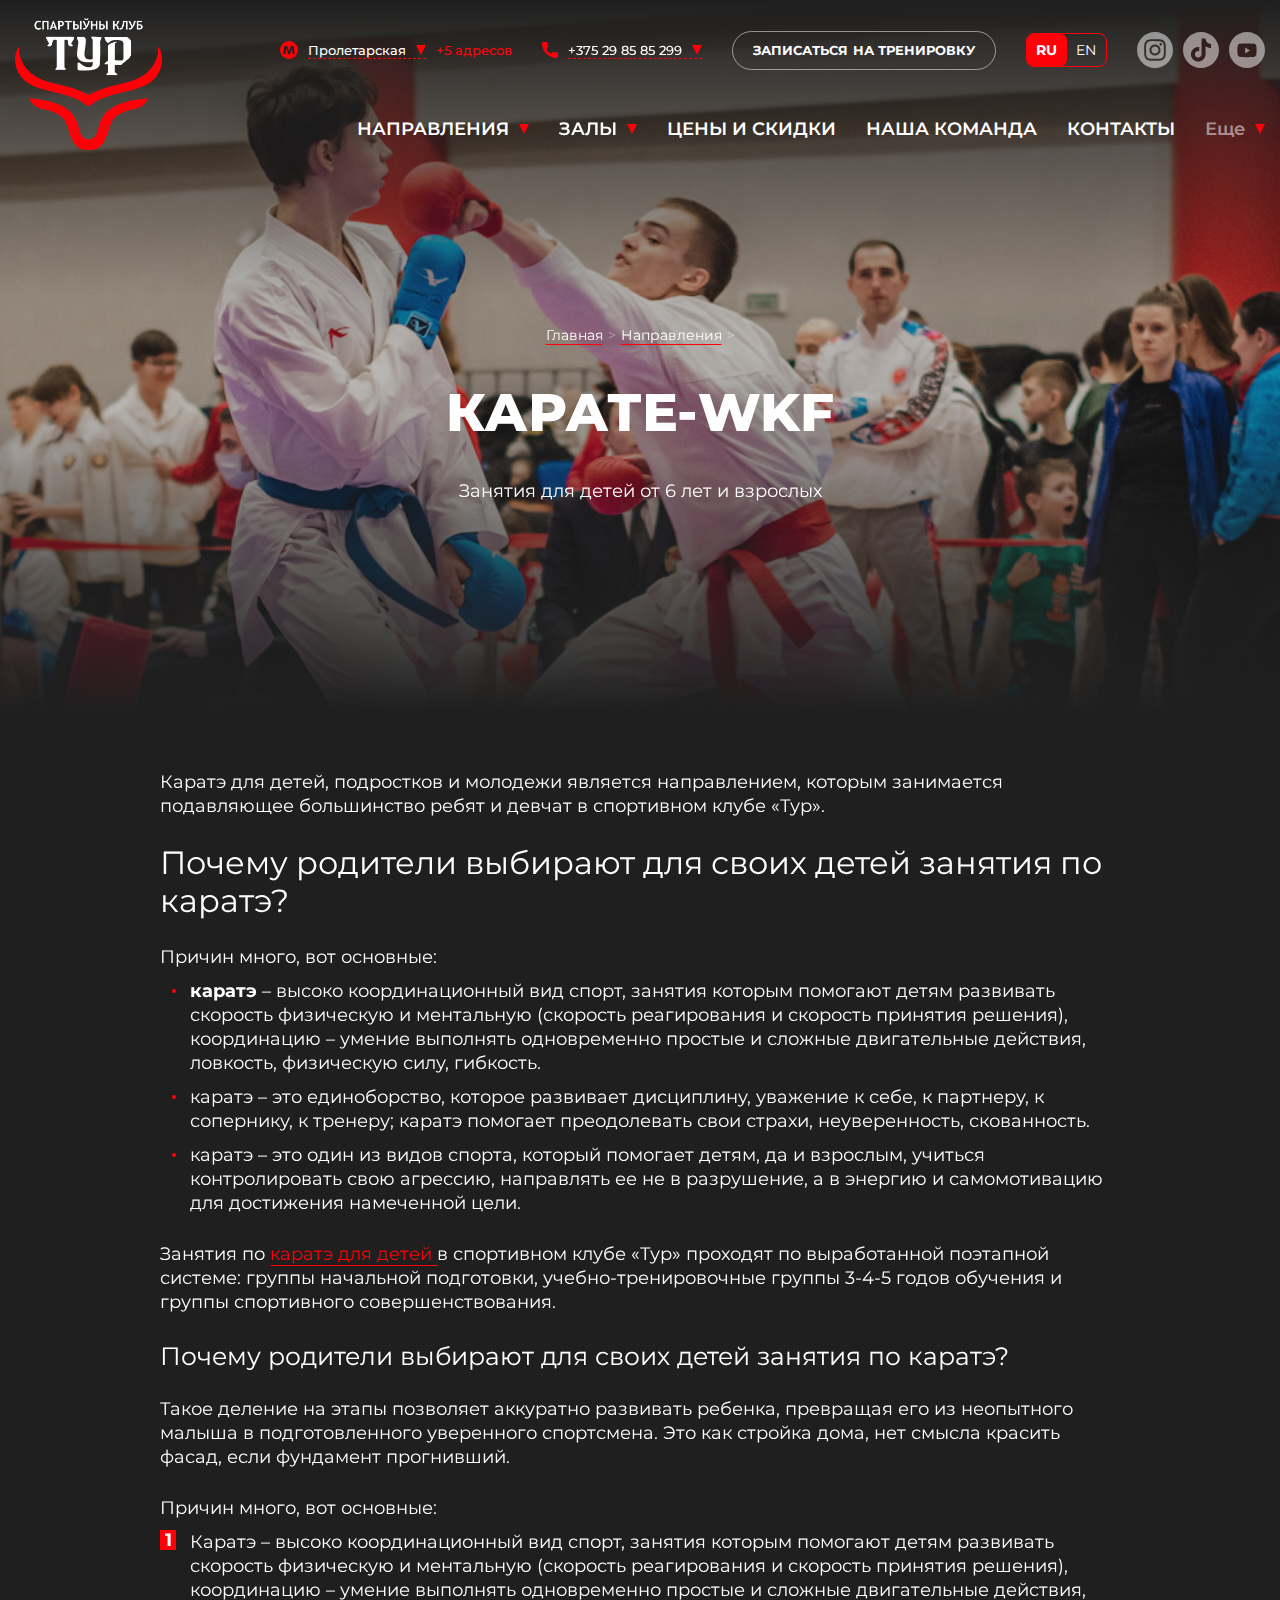
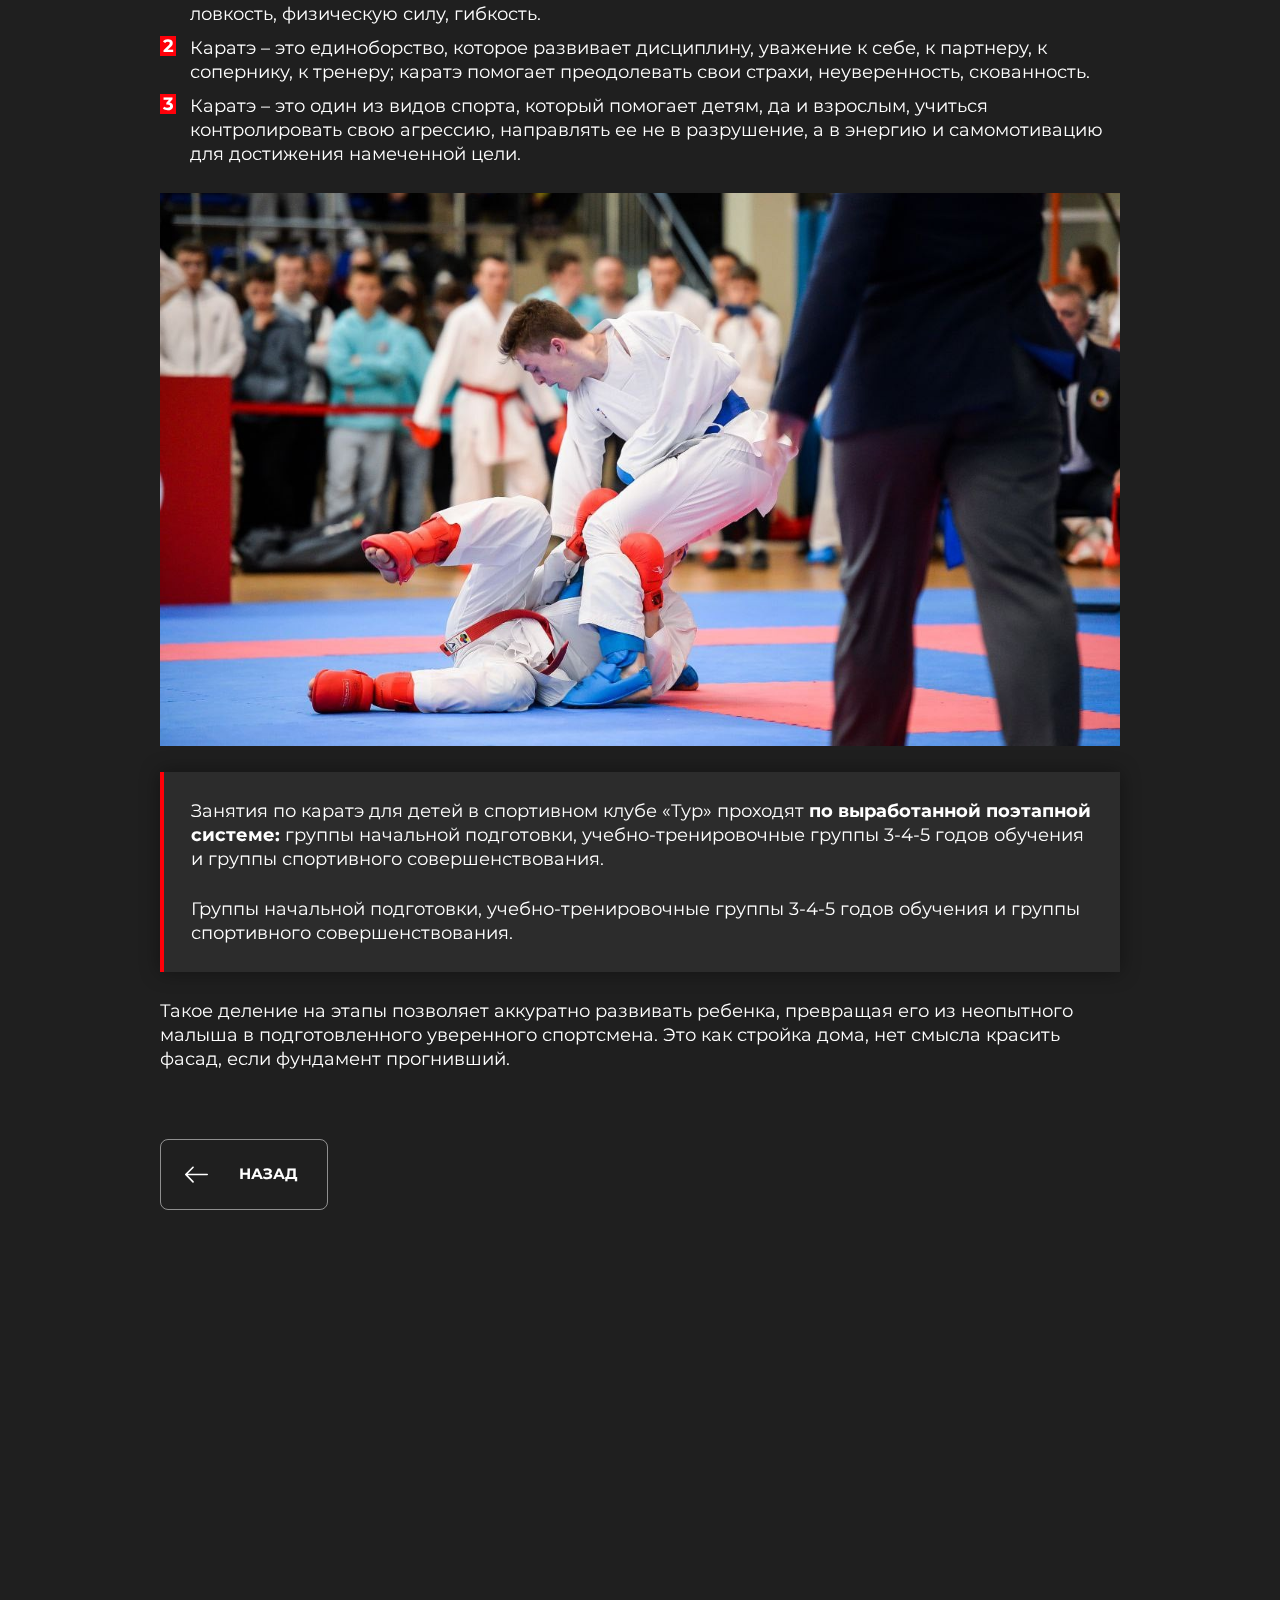
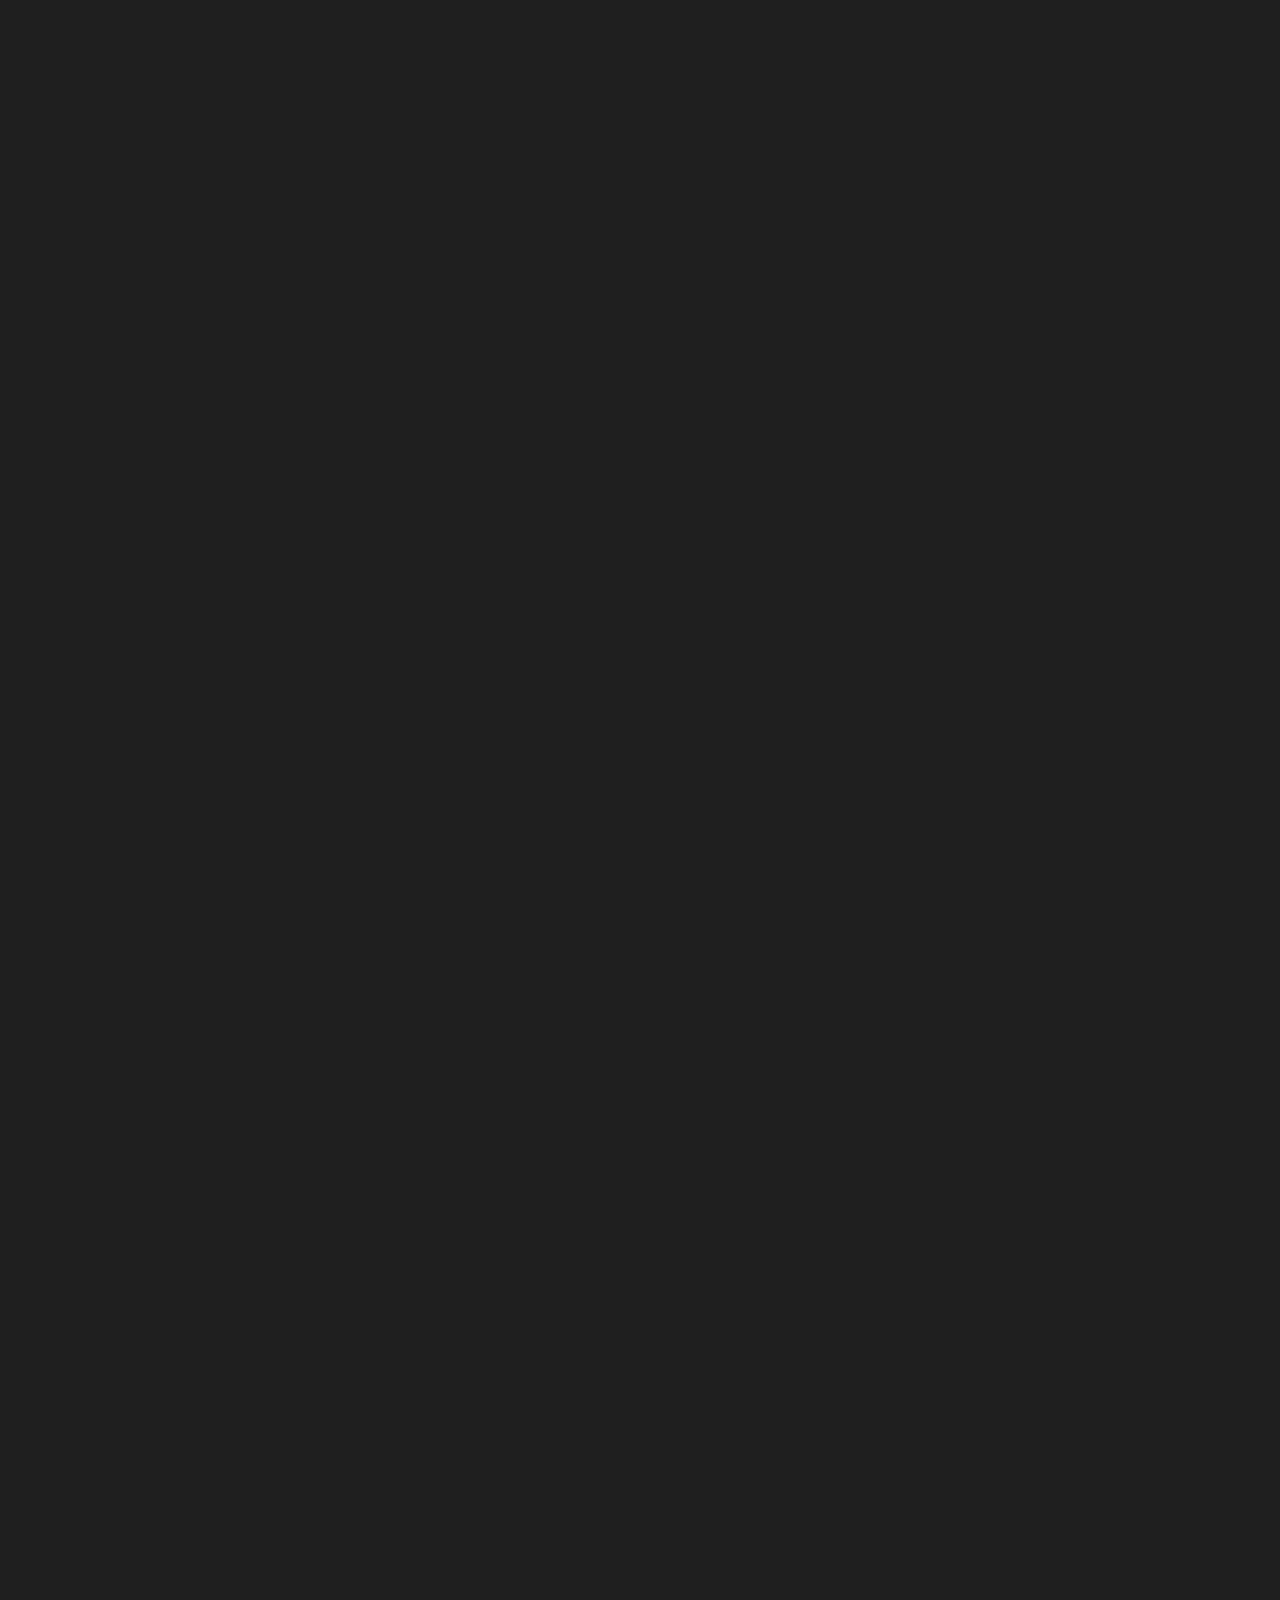
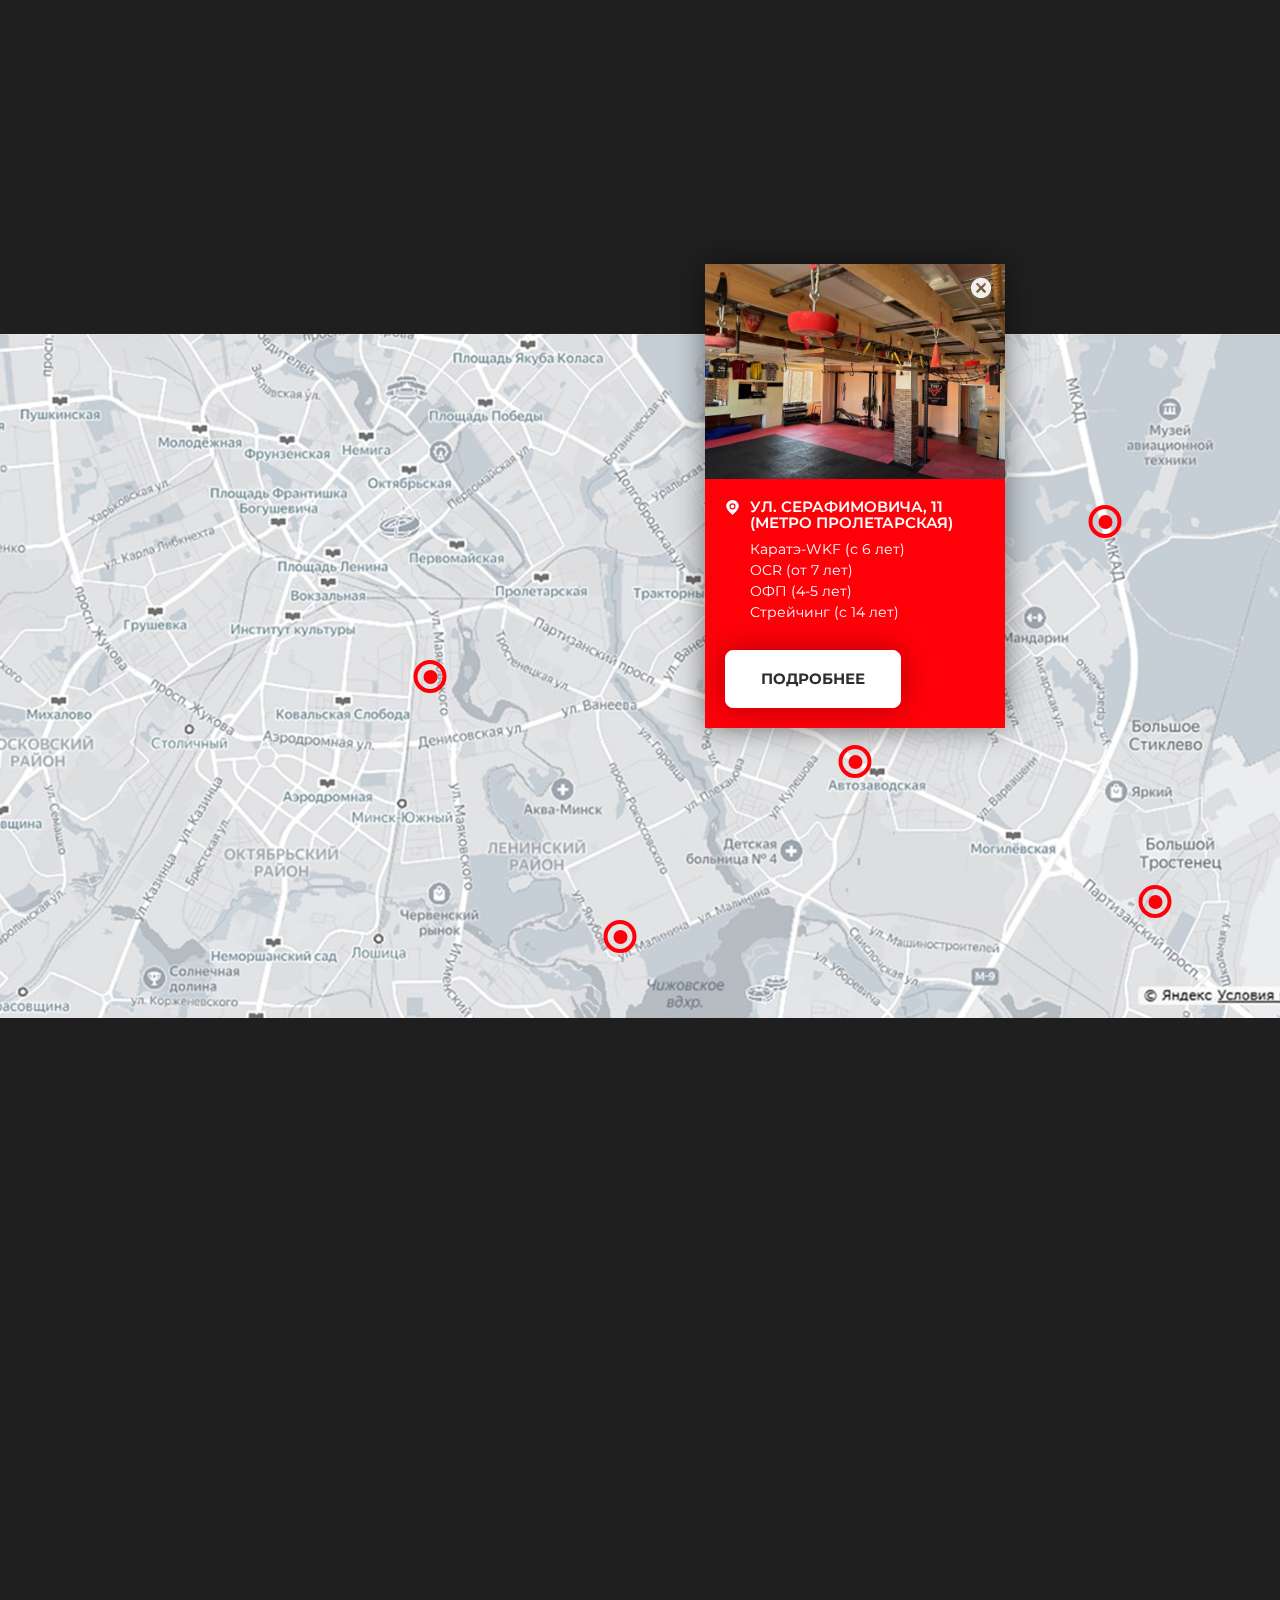
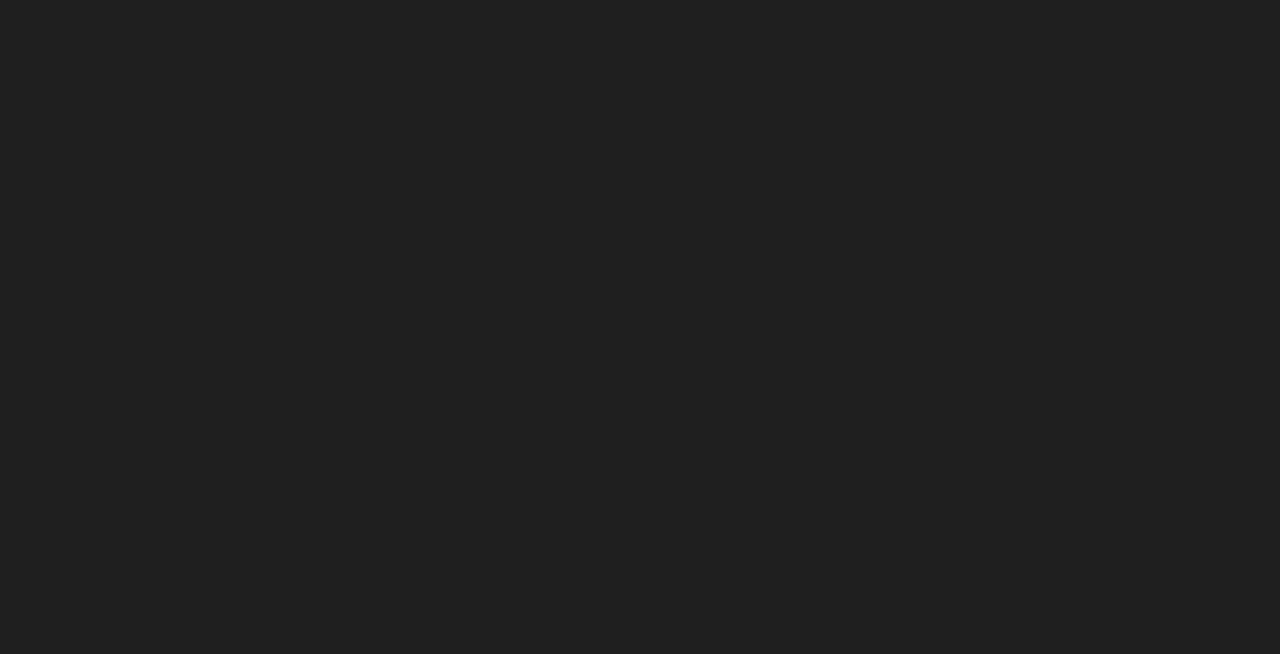
<file: directions.html>
<!DOCTYPE html>
<html lang="en">

<head>
    <meta charset="UTF-8">
    <meta http-equiv="X-UA-Compatible" content="IE=edge">
    <meta name="viewport" content="width=device-width, initial-scale=1.0">
    <title>Directions</title>
    <link rel="preconnect" href="https://fonts.googleapis.com">
    <link rel="preconnect" href="https://fonts.gstatic.com" crossorigin>
    <link href="https://fonts.googleapis.com/css2?family=Montserrat:ital,wght@0,100..900;1,100..900&display=swap"
        rel="stylesheet">
    <link rel="stylesheet" href="https://cdn.jsdelivr.net/npm/swiper@11/swiper-bundle.min.css" />
    <link rel="stylesheet" href="https://cdn.jsdelivr.net/npm/@fancyapps/ui@4.0/dist/fancybox.css" />
    <link href="https://unpkg.com/aos@2.3.1/dist/aos.css" rel="stylesheet">
    <link rel="stylesheet" href="css/style.min.css">
</head>

<body>

    <div class="big-wrapper">
        <header class="header" id="header">
            <div class="big-container">
                <div class="header__inner">
                    <a class="header__logo logo" href="#">
                        <img src="images/logo.png" alt="logo">
                    </a>
                    <div class="header__content header-content">
                        <div class="header-content__inner">
                            <div class="header-content__top header-top">
                                <div class="header-top__addresses header-addresses">
                                    <div class="header-addresses__head addresses-head">
                                        <svg xmlns="http://www.w3.org/2000/svg" viewBox="0 0 51.06 51.06">
                                            <g>
                                                <circle fill="#ff0009" cx="25.53" cy="25.53" r="25.53" />
                                                <path fill="#1f1f1f"
                                                    d="M41.08 35.96c.03.4-.15.67-.54.84-.4.15-1.11.24-2.13.24-.62 0-1.11-.01-1.49-.02-.37-.02-.66-.06-.86-.12-.19-.06-.33-.15-.41-.27-.07-.12-.11-.28-.13-.46l-1.26-11.41c-.04-.41-.09-.87-.13-1.38s-.07-1.02-.11-1.54c-.04-.53-.07-1.05-.11-1.56-.03-.52-.07-.98-.12-1.4l.02-.59c-.11.43-.24.89-.37 1.41-.14.5-.28 1.02-.44 1.54s-.31 1.05-.45 1.56c-.14.52-.28.98-.41 1.4l-3.72 11.76a1.3 1.3 0 0 1-.82.84c-.24.09-.53.15-.89.19-.35.04-.8.06-1.34.06-.49 0-.91-.02-1.25-.06s-.63-.11-.85-.19a1.06 1.06 0 0 1-.54-.34 1.06 1.06 0 0 1-.26-.53l-3.65-11.74c-.12-.41-.26-.88-.41-1.38s-.3-1.02-.45-1.55c-.15-.52-.29-1.04-.42-1.56-.14-.51-.25-.98-.35-1.41l.02.59c-.03.41-.07.88-.1 1.4s-.06 1.03-.11 1.56c-.05.52-.1 1.04-.15 1.54-.05.51-.08.97-.11 1.38l-1.21 11.27a1 1 0 0 1-.62.84c-.23.07-.53.13-.91.15-.38.02-.89.03-1.5.03-.55 0-1-.02-1.33-.05s-.59-.09-.78-.18a.62.62 0 0 1-.36-.33c-.05-.14-.07-.31-.06-.51l2.1-19.89a2.1 2.1 0 0 1 2.34-2.05h3.02c.64 0 1.18.05 1.63.15.45.09.83.26 1.16.5.34.24.62.56.84.98.22.41.42.93.59 1.55l2.39 7.29c.14.48.28.97.42 1.49.15.52.29 1.03.43 1.55.15.51.28 1.02.39 1.49.12.49.23.94.33 1.37l.02 0c.1-.43.2-.89.33-1.41.13-.51.26-1.02.39-1.55.14-.52.28-1.04.43-1.54.15-.51.29-.98.44-1.43l2.37-7.26c.15-.57.33-1.06.52-1.46.19-.41.44-.73.74-.98.3-.24.67-.42 1.12-.54.44-.12.99-.18 1.64-.18h2.99a2.1 2.1 0 0 1 2.36 2.05l2.12 19.89z" />
                                            </g>
                                        </svg>
                                        <div class="addresses-head__inner">
                                            <span>
                                                Пролетарская
                                            </span>
                                            <svg xmlns="http://www.w3.org/2000/svg" width="10" height="10"
                                                viewBox="0 0 10 10">
                                                <polygon points="0,0 10,0 5,10" fill="#ff0009" />
                                            </svg>
                                        </div>
                                        <span>
                                            +5 адресов
                                        </span>
                                    </div>
                                    <div class="header-addresses__dropdown addresses-dropdown">
                                        <div class="addresses-dropdown__head">
                                            <span>
                                                Все адреса
                                            </span>
                                            <svg xmlns="http://www.w3.org/2000/svg" width="10" height="10"
                                                viewBox="0 0 10 10">
                                                <polygon points="0,0 10,0 5,10" fill="#ff0009" />
                                            </svg>
                                        </div>
                                        <ul class="addresses-dropdown__list addresses-list">
                                            <li class="addresses-list__item">
                                                <a class="addresses-list__link" href="#">
                                                    Основной зал <br>
                                                    на ул.Серафимовича 11
                                                </a>
                                            </li>
                                            <li class="addresses-list__item">
                                                <a class="addresses-list__link" href="#">
                                                    Зал на ул.Антоновская 20
                                                </a>
                                            </li>
                                            <li class="addresses-list__item">
                                                <a class="addresses-list__link" href="#">
                                                    Зал на ул.Авангардная 42
                                                </a>
                                            </li>
                                            <li class="addresses-list__item">
                                                <a class="addresses-list__link" href="#">
                                                    Зал на ул.Гамарника 19 <br>
                                                    (Зелёный луг)
                                                </a>
                                            </li>
                                            <li class="addresses-list__item">
                                                <a class="addresses-list__link" href="#">
                                                    Зал на ул.Осипенко 17/2
                                                </a>
                                            </li>
                                            <li class="addresses-list__item">
                                                <a class="addresses-list__link" href="#">
                                                    Зал на ул.Бачило 13 <br>
                                                    (Шабаны)
                                                </a>
                                            </li>
                                        </ul>
                                    </div>
                                </div>
                                <div class="header-top__phone header-phone">
                                    <div class="header-phone__head phone-head">
                                        <svg xmlns="http://www.w3.org/2000/svg" viewBox="0 0 384 384">
                                            <path fill="#ff0009"
                                                d="M353.188,252.052c-23.51,0-46.594-3.677-68.469-10.906c-10.719-3.656-23.896-0.302-30.438,6.417l-43.177,32.594
                                              c-50.073-26.729-80.917-57.563-107.281-107.26l31.635-42.052c8.219-8.208,11.167-20.198,7.635-31.448
                                              c-7.26-21.99-10.948-45.063-10.948-68.583C132.146,13.823,118.323,0,101.333,0H30.813C13.823,0,0,13.823,0,30.813
                                              C0,225.563,158.438,384,353.188,384c16.99,0,30.813-13.823,30.813-30.813v-70.323C384,265.875,370.177,252.052,353.188,252.052z" />
                                        </svg>
                                        <div class="phone-head__inner">
                                            <span>
                                                +375 29 85 85 299
                                            </span>
                                            <svg xmlns="http://www.w3.org/2000/svg" width="10" height="10"
                                                viewBox="0 0 10 10">
                                                <polygon points="0,0 10,0 5,10" fill="#ff0009" />
                                            </svg>
                                        </div>
                                    </div>
                                    <div class="header-phone__dropdown phone-dropdown">
                                        <ul class="phone-dropdown__list phone-list">
                                            <li class="phone-list__item">
                                                <a class="phone-list__link" href="tel:+375298585299">
                                                    <div class="phone-list__icon">
                                                        <img src="images/icon-a1-logo.svg" alt="icon">
                                                    </div>
                                                    <span>
                                                        +375 29 85 85 299
                                                    </span>
                                                    <svg xmlns="http://www.w3.org/2000/svg" width="10" height="10"
                                                        viewBox="0 0 10 10">
                                                        <polygon points="0,0 10,0 5,10" fill="#ff0009" />
                                                    </svg>
                                                </a>
                                            </li>
                                            <li class="phone-list__item">
                                                <a class="phone-list__link" href="tel:+375298585299">
                                                    <div class="phone-list__icon">
                                                        <img src="images/mts-logo.png" alt="icon">
                                                    </div>
                                                    <span>
                                                        +375 29 85 85 299
                                                    </span>
                                                </a>
                                            </li>
                                        </ul>
                                    </div>
                                </div>
                                <a class="header-top__link btn btn--transperent open--contacts" href="#">
                                    Записаться
                                    <span>
                                        на тренировку
                                    </span>
                                </a>
                                <div class="header__lang lang">
                                    <a class="lang__link lang__link--active" href="#">
                                        RU
                                    </a>
                                    <a class="lang__link" href="#">
                                        EN
                                    </a>
                                </div>
                                <div class="header-top__socials socials">
                                    <ul class="socials__list socials-list">
                                        <li class="socials-list__item">
                                            <a class="socials-list__link" href="#">
                                                <svg xmlns="http://www.w3.org/2000/svg" width="42.3334mm"
                                                    height="42.3334mm" viewBox="0 0 4233.34 4233.34">
                                                    <path fill="black"
                                                        d="M2116.67 0c1168.99,0 2116.67,947.68 2116.67,2116.67 0,1168.99 -947.68,2116.67 -2116.67,2116.67 -1168.99,0 -2116.67,-947.68 -2116.67,-2116.67 0,-1168.99 947.68,-2116.67 2116.67,-2116.67zm0.45 1464.44c-360.15,0 -651.74,291.88 -651.74,651.72 0,360.16 291.91,651.73 651.74,651.73 360.14,0 651.72,-291.89 651.72,-651.73 0,-360.15 -291.88,-651.72 -651.72,-651.72zm0 1074.74c-233.79,0 -423.02,-189.34 -423.02,-423.02 0,-233.68 189.34,-423.01 423.02,-423.01 233.68,0 423.01,189.33 423.01,423.01 0.11,233.68 -189.23,423.02 -423.01,423.02zm523.25 -1684.56c-233.69,-10.89 -812.5,-10.38 -1046.39,0 -205.52,9.63 -386.82,59.26 -532.97,205.41 -244.27,244.28 -213.05,573.42 -213.05,1056.13 0,494.03 -27.51,815.55 213.05,1056.12 245.21,245.12 579.11,213.04 1056.11,213.04 489.37,0 658.28,0.32 831.31,-66.68 235.27,-91.33 412.87,-301.62 430.22,-679.34 11,-233.78 10.38,-812.49 0,-1046.37 -20.95,-445.88 -260.24,-716.29 -738.28,-738.31l0 0zm369.88 2156.05c-160.14,160.13 -382.27,145.84 -896.2,145.84 -529.17,0 -741.36,7.83 -896.21,-147.42 -178.33,-177.5 -146.04,-462.51 -146.04,-894.62 0,-584.73 -60.01,-1005.85 526.83,-1035.9 134.84,-4.77 174.52,-6.36 513.94,-6.36l4.76 3.17c563.98,0 1006.47,-59.04 1033.03,527.7 6.05,133.88 7.42,174.1 7.42,512.97 -0.12,523.04 9.82,736.51 -147.54,894.62l0.01 0zm-63.3 -1571.95c0,-84.11 -68.17,-152.31 -152.28,-152.31 -84.12,0 -152.31,68.2 -152.31,152.31 0,84.1 68.19,152.29 152.31,152.29 84.11,0 152.28,-68.19 152.28,-152.29z" />
                                                </svg>
                                            </a>
                                        </li>
                                        <li class="socials-list__item">
                                            <a class="socials-list__link" href="#">
                                                <svg xmlns="http://www.w3.org/2000/svg" xml:space="preserve"
                                                    width="211.667mm" height="211.667mm" viewBox="0 0 10918.25 10918.25"
                                                    style="shape-rendering:geometricPrecision; text-rendering:geometricPrecision; image-rendering:optimizeQuality; fill-rule:evenodd; clip-rule:evenodd">
                                                    <g>
                                                        <path class="fil0"
                                                            d="M5459.12 0c3014.99,0 5459.12,2444.13 5459.12,5459.12 0,3014.99 -2444.13,5459.12 -5459.12,5459.12 -3014.99,0 -5459.12,-2444.13 -5459.12,-5459.12 0,-3014.99 2444.13,-5459.12 5459.12,-5459.12zm3046.63 4837.95c-622.78,0 -1200.13,-199.15 -1671.22,-537.47l0 2441.32c0,1219.35 -991.96,2211.02 -2211.01,2211.02 -471.09,0 -908.11,-148.49 -1267.1,-400.63 -570.08,-400.34 -943.92,-1062.42 -943.92,-1810.39 0,-1219.35 991.96,-2211.31 2211.31,-2211.31 101.32,0 200.31,8.44 297.85,21.55l0 284.46 0 941.88c-94.33,-29.41 -193.91,-46.58 -297.85,-46.58 -556.69,0 -1009.72,453.04 -1009.72,1010.01 0,387.82 220.11,724.68 541.55,893.84 140.05,73.66 299.31,115.88 468.47,115.88 543.87,0 987.59,-432.65 1007.97,-971.87l0.87 -4814.21 1201.3 0c0,104.23 10.19,205.84 28.24,304.84 84.72,457.69 356.37,850.46 732.83,1095.9 262.04,170.91 574.74,270.77 910.14,270.77l0 1201.01 0.29 0z" />
                                                    </g>
                                                </svg>
                                            </a>
                                        </li>
                                        <li class="socials-list__item">
                                            <a class="socials-list__link" href="#">
                                                <svg width="48" height="48" viewBox="0 0 48 48" fill="none"
                                                    xmlns="http://www.w3.org/2000/svg">
                                                    <path fill-rule="evenodd" clip-rule="evenodd"
                                                        d="M0 24C0 10.7452 10.7452 0 24 0C37.2548 0 48 10.7452 48 24C48 37.2548 37.2548 48 24 48C10.7452 48 0 37.2548 0 24ZM36.265 18.0732C35.9706 16.9422 35.1031 16.0516 34.0016 15.7493C32.0054 15.2 24 15.2 24 15.2C24 15.2 15.9946 15.2 13.9983 15.7493C12.8967 16.0516 12.0292 16.9422 11.7348 18.0732C11.2 20.123 11.2 24.4 11.2 24.4C11.2 24.4 11.2 28.6768 11.7348 30.7268C12.0292 31.8578 12.8967 32.7484 13.9983 33.0508C15.9946 33.6 24 33.6 24 33.6C24 33.6 32.0054 33.6 34.0016 33.0508C35.1031 32.7484 35.9706 31.8578 36.265 30.7268C36.8 28.6768 36.8 24.4 36.8 24.4C36.8 24.4 36.8 20.123 36.265 18.0732Z"
                                                        fill="black" />
                                                    <path fill-rule="evenodd" clip-rule="evenodd"
                                                        d="M21.6 28.8V20.8L28 24.8001L21.6 28.8Z" fill="black" />
                                                </svg>
                                            </a>
                                        </li>
                                    </ul>
                                </div>
                            </div>
                            <div class="header-content__bottom header-bottom">
                                <nav class="header-bottom__menu menu">
                                    <ul class="menu__list menu-list">
                                        <li class="menu-list__item">
                                            <div class="menu-list__dropdown dropdown mobile--active">
                                                <div class="dropdown__head">
                                                    <span>
                                                        Направления
                                                    </span>
                                                    <svg xmlns="http://www.w3.org/2000/svg" width="10" height="10"
                                                        viewBox="0 0 10 10">
                                                        <polygon points="0,0 10,0 5,10" fill="#ff0009" />
                                                    </svg>
                                                </div>
                                                <ul class="dropdown__list dropdown-list">
                                                    <li class="dropdown-list__item">
                                                        <a class="dropdown-list__link" href="#">
                                                            ОФП «Крепышики»
                                                        </a>
                                                    </li>
                                                    <li class="dropdown-list__item">
                                                        <a class="dropdown-list__link" href="#">
                                                            Карате-WKF
                                                        </a>
                                                    </li>
                                                    <li class="dropdown-list__item">
                                                        <a class="dropdown-list__link" href="#">
                                                            OCR
                                                        </a>
                                                    </li>
                                                    <li class="dropdown-list__item">
                                                        <a class="dropdown-list__link" href="#">
                                                            Стрейчинг
                                                        </a>
                                                    </li>
                                                </ul>
                                            </div>
                                        </li>
                                        <li class="menu-list__item">
                                            <div class="menu-list__dropdown dropdown">
                                                <div class="dropdown__head">
                                                    <span>
                                                        Залы
                                                    </span>
                                                    <svg xmlns="http://www.w3.org/2000/svg" width="10" height="10"
                                                        viewBox="0 0 10 10">
                                                        <polygon points="0,0 10,0 5,10" fill="#ff0009" />
                                                    </svg>
                                                </div>
                                                <ul class="dropdown__list dropdown-list">
                                                    <li class="dropdown-list__item">
                                                        <a class="dropdown-list__link" href="#">
                                                            ОФП «Крепышики»
                                                        </a>
                                                    </li>
                                                    <li class="dropdown-list__item">
                                                        <a class="dropdown-list__link" href="#">
                                                            Карате-WKF
                                                        </a>
                                                    </li>
                                                    <li class="dropdown-list__item">
                                                        <a class="dropdown-list__link" href="#">
                                                            OCR
                                                        </a>
                                                    </li>
                                                    <li class="dropdown-list__item">
                                                        <a class="dropdown-list__link" href="#">
                                                            Стрейчинг
                                                        </a>
                                                    </li>
                                                </ul>
                                            </div>
                                        </li>
                                        <li class="menu-list__item">
                                            <a class="menu-list__link" href="#">
                                                Цены и скидки
                                            </a>
                                        </li>
                                        <li class="menu-list__item">
                                            <a class="menu-list__link" href="#">
                                                Наша Команда
                                            </a>
                                        </li>
                                        <li class="menu-list__item">
                                            <a class="menu-list__link" href="#">
                                                Контакты
                                            </a>
                                        </li>
                                        <li class="menu-list__item menu-list__item--more">
                                            <div class="menu-list__dropdown dropdown">
                                                <div class="dropdown__head">
                                                    <span>
                                                        Еще
                                                    </span>
                                                    <svg xmlns="http://www.w3.org/2000/svg" width="10" height="10"
                                                        viewBox="0 0 10 10">
                                                        <polygon points="0,0 10,0 5,10" fill="#ff0009" />
                                                    </svg>
                                                </div>
                                                <ul class="dropdown__list dropdown-list">
                                                    <li class="dropdown-list__item">
                                                        <a class="dropdown-list__link" href="#">
                                                            ОФП «Крепышики»
                                                        </a>
                                                    </li>
                                                    <li class="dropdown-list__item">
                                                        <a class="dropdown-list__link" href="#">
                                                            Карате-WKF
                                                        </a>
                                                    </li>
                                                    <li class="dropdown-list__item">
                                                        <a class="dropdown-list__link" href="#">
                                                            OCR
                                                        </a>
                                                    </li>
                                                    <li class="dropdown-list__item">
                                                        <a class="dropdown-list__link" href="#">
                                                            Стрейчинг
                                                        </a>
                                                    </li>
                                                </ul>
                                            </div>
                                        </li>
                                    </ul>
                                </nav>
                            </div>
                        </div>
                    </div>
                    <div class="header__burger burger">
                        <span></span>
                        <span></span>
                        <span></span>
                        <svg width="20" height="20" viewBox="0 0 20 20" fill="none" xmlns="http://www.w3.org/2000/svg">
                            <g clip-path="url(#clip0_4027_13786)">
                                <path
                                    d="M11.8323 10.0156L19.6199 2.22773C20.1267 1.72116 20.1267 0.902117 19.6199 0.39555C19.1134 -0.111017 18.2943 -0.111017 17.7878 0.39555L9.9999 8.18339L2.21229 0.39555C1.70548 -0.111017 0.886671 -0.111017 0.380103 0.39555C-0.126701 0.902117 -0.126701 1.72116 0.380103 2.22773L8.16772 10.0156L0.380103 17.8034C-0.126701 18.31 -0.126701 19.129 0.380103 19.6356C0.632557 19.8883 0.964495 20.0152 1.2962 20.0152C1.6279 20.0152 1.9596 19.8883 2.21229 19.6356L9.9999 11.8478L17.7878 19.6356C18.0404 19.8883 18.3721 20.0152 18.7038 20.0152C19.0355 20.0152 19.3672 19.8883 19.6199 19.6356C20.1267 19.129 20.1267 18.31 19.6199 17.8034L11.8323 10.0156Z"
                                    fill="white" />
                            </g>
                            <defs>
                                <clipPath id="clip0_4027_13786">
                                    <rect width="20" height="20" fill="white" />
                                </clipPath>
                            </defs>
                        </svg>
                    </div>
                </div>
            </div>
        </header>

        <div class="wrapper">
            <main class="main">
                <section class="main__head head"
                    style="background-image: url(images/head-bg.jpg);">
                    <div class="head__wrapper">
                        <div class="container">
                            <div class="head__inner" data-aos="fade-up">
                                <div class="head__breadcrumbs breadcrumbs">
                                    <ul class="breadcrumbs__list breadcrumbs-list">
                                        <li class="breadcrumbs-list__item">
                                            <a class="breadcrumbs-list__link" href="#">
                                                Главная
                                            </a>
                                            <span>
                                                >
                                            </span>
                                        </li>
                                        <li class="breadcrumbs-list__item">
                                            <a class="breadcrumbs-list__link" href="#">
                                                Направления
                                            </a>
                                            <span>
                                                >
                                            </span>
                                        </li>
                                    </ul>
                                </div>
                                <div class="head__titling head-titling">
                                    <h1 class="head-titling__title">
                                        Карате-WKF
                                    </h1>
                                    <p class="head-titling__text">
                                        Занятия для детей от 6 лет и взрослых
                                    </p>
                                </div>
                            </div>
                        </div>
                    </div>
                </section>
                <article class="main__article article" data-aos="fade-up">
                    <div class="small-container">
                        <div class="article__inner">
                            <p>
                                Каратэ для детей, подростков и молодежи является направлением, которым занимается
                                подавляющее большинство ребят и девчат в спортивном клубе «Тур».
                            </p>
                            <h2>
                                Почему родители выбирают для своих детей занятия по каратэ?
                            </h2>
                            <div>
                                <p>Причин много, вот основные:</p>
                                <ul>
                                    <li>
                                        <span>
                                            каратэ
                                        </span>
                                        – высоко координационный вид спорт, занятия которым помогают детям
                                        развивать скорость физическую и ментальную (скорость реагирования и скорость
                                        принятия решения), координацию – умение выполнять одновременно простые и сложные
                                        двигательные действия, ловкость, физическую силу, гибкость.
                                    </li>
                                    <li>
                                        каратэ – это единоборство, которое развивает дисциплину, уважение к себе, к
                                        партнеру, к сопернику, к тренеру; каратэ помогает преодолевать свои страхи,
                                        неуверенность, скованность.
                                    </li>
                                    <li>
                                        каратэ – это один из видов спорта, который помогает детям, да и взрослым,
                                        учиться контролировать свою агрессию, направлять ее не в разрушение, а в энергию
                                        и самомотивацию для достижения намеченной цели.
                                    </li>
                                </ul>
                            </div>
                            <p>
                                Занятия по
                                <a href="#">
                                    каратэ для детей
                                </a>
                                в спортивном клубе «Тур» проходят по выработанной поэтапной
                                системе: группы начальной подготовки, учебно-тренировочные группы 3-4-5 годов обучения и
                                группы спортивного совершенствования.
                            </p>
                            <h3>
                                Почему родители выбирают для своих детей занятия по каратэ?
                            </h3>
                            <p>
                                Такое деление на этапы позволяет аккуратно развивать ребенка, превращая его из
                                неопытного малыша в подготовленного уверенного спортсмена. Это как стройка дома, нет
                                смысла красить фасад, если фундамент прогнивший.
                            </p>
                            <div>
                                <p>Причин много, вот основные:</p>
                                <ol>
                                    <li>
                                        Каратэ – высоко координационный вид спорт, занятия которым помогают детям
                                        развивать скорость физическую и ментальную (скорость реагирования и скорость
                                        принятия решения), координацию – умение выполнять одновременно простые и сложные
                                        двигательные действия, ловкость, физическую силу, гибкость.
                                    </li>
                                    <li>
                                        Каратэ – это единоборство, которое развивает дисциплину, уважение к себе, к
                                        партнеру, к сопернику, к тренеру; каратэ помогает преодолевать свои страхи,
                                        неуверенность, скованность.
                                    </li>
                                    <li>
                                        Каратэ – это один из видов спорта, который помогает детям, да и взрослым,
                                        учиться контролировать свою агрессию, направлять ее не в разрушение, а в энергию
                                        и самомотивацию для достижения намеченной цели.
                                    </li>
                                </ol>
                            </div>
                            <img src="images/article-img.JPG" alt="img">
                            <blockquote>
                                <p>
                                    Занятия по каратэ для детей в спортивном клубе «Тур» проходят
                                    <span>
                                        по выработанной поэтапной системе:
                                    </span>
                                    группы начальной подготовки, учебно-тренировочные группы 3-4-5 годов обучения и
                                    группы спортивного совершенствования.
                                </p>
                                <p>
                                    Группы начальной подготовки, учебно-тренировочные группы 3-4-5 годов обучения и
                                    группы спортивного совершенствования.
                                </p>
                            </blockquote>
                            <p>
                                Такое деление на этапы позволяет аккуратно развивать ребенка, превращая его из
                                неопытного малыша в подготовленного уверенного спортсмена. Это как стройка дома, нет
                                смысла красить фасад, если фундамент прогнивший.
                            </p>
                        </div>
                        <a class="article__link btn btn--transperent" href="#">
                            <svg xmlns="http://www.w3.org/2000/svg" viewBox="0 0 31.49 31.49">
                                <path fill="#fff"
                                    d="M10.285 26.483c.429.444 1.143.444 1.587 0 .429-.429.429-1.143 0-1.571L3.825 16.865h26.554c.619 0 1.111-.492 1.111-1.111 0-.619-.492-1.111-1.111-1.111H3.825l8.047-8.047c.429-.444.429-1.159 0-1.587-.444-.444-1.159-.444-1.587 0L.333 14.97c-.444.429-.444 1.143 0 1.571l9.952 9.942z" />
                            </svg>
                            <span>
                                назад
                            </span>
                        </a>
                    </div>
                </article>
                <div class="main__photos photos arrow-up-start-point">
                    <div class="container">
                        <div class="photos__inner" data-aos="zoom-in">
                            <div class="photos__arrow arrow arrow--left photos-arrow--left ">
                                <svg width="60" height="60" viewBox="0 0 60 60" fill="none"
                                    xmlns="http://www.w3.org/2000/svg">
                                    <g clip-path="url(#clip0_4180_17401)">
                                        <path
                                            d="M34.8541 15.3994L21.2177 29.0361C20.962 29.2918 20.8184 29.6387 20.8184 30.0003C20.8184 30.362 20.9621 30.7089 21.2178 30.9646L34.8542 44.6006C35.3867 45.1331 36.2501 45.1331 36.7826 44.6006C37.3151 44.0681 37.3152 43.2047 36.7826 42.6721L24.1105 30.0003L36.7826 17.3279C37.0489 17.0616 37.182 16.7126 37.182 16.3636C37.182 16.0146 37.0489 15.6656 36.7825 15.3993C36.25 14.8669 35.3866 14.8669 34.8541 15.3994Z"
                                            fill="white" />
                                    </g>
                                    <path
                                        d="M30 0.5C46.2924 0.5 59.5 13.7076 59.5 30C59.5 46.2924 46.2924 59.5 30 59.5C13.7076 59.5 0.5 46.2924 0.5 30C0.5 13.7076 13.7076 0.5 30 0.5Z"
                                        stroke="white" />
                                    <defs>
                                        <clipPath id="clip0_4180_17401">
                                            <rect width="30" height="30" fill="white"
                                                transform="matrix(0 -1 1 0 14 45)" />
                                        </clipPath>
                                    </defs>
                                </svg>
                            </div>
                            <div class="photos__swiper photos-swiper swiper">
                                <div class="swiper-wrapper">
                                    <div class="photos-swiper__slide photos-slide swiper-slide">
                                        <a class="photos-slide__img" data-fancybox="gallery"
                                            href="images/photos-img-1.jpg">
                                            <img src="images/photos-img-1.jpg" alt="img">
                                        </a>
                                    </div>
                                    <div class="photos-swiper__slide photos-slide swiper-slide">
                                        <a class="photos-slide__img" data-fancybox="gallery"
                                            href="images/photos-img-2.jpg">
                                            <img src="images/photos-img-2.jpg" alt="img">
                                        </a>
                                    </div>
                                    <div class="photos-swiper__slide photos-slide swiper-slide">
                                        <a class="photos-slide__img" data-fancybox="gallery"
                                            href="images/photos-img-3.jpg">
                                            <img src="images/photos-img-3.jpg" alt="img">
                                        </a>
                                    </div>
                                    <div class="photos-swiper__slide photos-slide swiper-slide">
                                        <a class="photos-slide__img" data-fancybox="gallery"
                                            href="images/photos-img-4.jpg">
                                            <img src="images/photos-img-4.jpg" alt="img">
                                        </a>
                                    </div>
                                    <div class="photos-swiper__slide photos-slide swiper-slide">
                                        <a class="photos-slide__img" data-fancybox="gallery"
                                            href="images/photos-img-1.jpg">
                                            <img src="images/photos-img-1.jpg" alt="img">
                                        </a>
                                    </div>
                                    <div class="photos-swiper__slide photos-slide swiper-slide">
                                        <a class="photos-slide__img" data-fancybox="gallery"
                                            href="images/photos-img-2.jpg">
                                            <img src="images/photos-img-2.jpg" alt="img">
                                        </a>
                                    </div>
                                    <div class="photos-swiper__slide photos-slide swiper-slide">
                                        <a class="photos-slide__img" data-fancybox="gallery"
                                            href="images/photos-img-3.jpg">
                                            <img src="images/photos-img-3.jpg" alt="img">
                                        </a>
                                    </div>
                                    <div class="photos-swiper__slide photos-slide swiper-slide">
                                        <a class="photos-slide__img" data-fancybox="gallery"
                                            href="images/photos-img-4.jpg">
                                            <img src="images/photos-img-4.jpg" alt="img">
                                        </a>
                                    </div>
                                </div>
                                <div class="photos-swiper__pagination pagination"></div>
                            </div>
                            <div class="photos__arrow arrow arrow--right photos-arrow--right">
                                <svg width="60" height="60" viewBox="0 0 60 60" fill="none"
                                    xmlns="http://www.w3.org/2000/svg">
                                    <g clip-path="url(#clip0_4180_17402)">
                                        <path
                                            d="M25.1459 44.6006L38.7823 30.9639C39.038 30.7082 39.1816 30.3613 39.1816 29.9997C39.1816 29.638 39.0379 29.2911 38.7822 29.0354L25.1458 15.3994C24.6133 14.8669 23.7499 14.8669 23.2174 15.3994C22.6849 15.9319 22.6848 16.7953 23.2174 17.3279L35.8895 29.9997L23.2174 42.6721C22.9511 42.9384 22.818 43.2874 22.818 43.6364C22.818 43.9854 22.9511 44.3344 23.2175 44.6007C23.75 45.1331 24.6134 45.1331 25.1459 44.6006Z"
                                            fill="white" />
                                    </g>
                                    <path
                                        d="M30 59.5C13.7076 59.5 0.5 46.2924 0.5 30C0.5 13.7076 13.7076 0.5 30 0.5C46.2924 0.5 59.5 13.7076 59.5 30C59.5 46.2924 46.2924 59.5 30 59.5Z"
                                        stroke="white" />
                                    <defs>
                                        <clipPath id="clip0_4180_17402">
                                            <rect width="30" height="30" fill="white"
                                                transform="matrix(0 1 -1 0 46 15)" />
                                        </clipPath>
                                    </defs>
                                </svg>
                            </div>
                        </div>
                    </div>
                </div>
                <section class="main__coaches coaches">
                    <div class="container">
                        <div class="coaches__titling coaches-titling" data-aos="fade-up">
                            <h2 class="coaches-titling__title">
                                кто будет тренировать
                            </h2>
                        </div>
                        <div class="coaches__inner">
                            <a class="coaches__item coaches-item" href="#" data-aos="zoom-in">
                                <div class="coaches-item__img">
                                    <img src="images/team-img-1.jpg" alt="img">
                                </div>
                                <div class="coaches-item__name">
                                    Стальмахович николай
                                </div>
                                <div class="coaches-item__text">
                                    старший тренер
                                </div>
                            </a>
                            <a class="coaches__item coaches-item" href="#" data-aos="zoom-in">
                                <div class="coaches-item__img">
                                    <img src="images/team-img-2.jpg" alt="img">
                                </div>
                                <div class="coaches-item__name">
                                    владимир короткевич
                                </div>
                                <div class="coaches-item__text">
                                    тренер по карате
                                </div>
                            </a>
                            <a class="coaches__item coaches-item" href="#" data-aos="zoom-in">
                                <div class="coaches-item__img">
                                    <img src="images/team-img-3.jpg" alt="img">
                                </div>
                                <div class="coaches-item__name">
                                    владимир короткевич
                                </div>
                                <div class="coaches-item__text">
                                    тренер по карате
                                </div>
                            </a>
                            <a class="coaches__item coaches-item" href="#" data-aos="zoom-in">
                                <div class="coaches-item__img">
                                    <img src="images/team-img-2.jpg" alt="img">
                                </div>
                                <div class="coaches-item__name">
                                    владимир короткевич
                                </div>
                                <div class="coaches-item__text">
                                    тренер по карате
                                </div>
                            </a>
                            <a class="coaches__item coaches-item" href="#" data-aos="zoom-in">
                                <div class="coaches-item__img">
                                    <img src="images/team-img-3.jpg" alt="img">
                                </div>
                                <div class="coaches-item__name">
                                    владимир короткевич
                                </div>
                                <div class="coaches-item__text">
                                    тренер по карате
                                </div>
                            </a>
                        </div>
                    </div>
                </section>
                <section class="main__map map map--secondary">
                    <div class="container">
                        <div class="map__heading map-heading">
                            <div class="map-heading__img" data-aos="zoom-in">
                                <img src="images/animal-icon.png" alt="icon">
                            </div>
                            <h2 class="map-heading__title" data-aos="fade-up">
                                Выбирайте удобный зал
                            </h2>
                        </div>
                    </div>
                    <div class="map__inner">
                        <div class="map__img">
                            <img src="images/map.jpg" alt="map">
                        </div>
                        <div class="container">
                            <div class="map__wrapper">
                                <div class="map__places map-places">
                                    <div class="map-places__place place">
                                        <div class="place__wrp">
                                            <div class="place__close">
                                                <svg xmlns="http://www.w3.org/2000/svg" width="12" height="12"
                                                    focusable="false" viewBox="0 0 12 12">
                                                    <path fill="#fff" fill-opacity="0.9"
                                                        d="M5.5 1C2.46 1 0 3.46 0 6.5S2.46 12 5.5 12 11 9.54 11 6.5 8.54 1 5.5 1zm2.44 7.06c.24.24.24.64 0 .88-.12.12-.28.18-.44.18s-.32-.06-.44-.18L5.5 7.38 3.94 8.94c-.12.12-.28.18-.44.18s-.32-.06-.44-.18a.628.628 0 010-.88L4.62 6.5 3.06 4.94c-.24-.24-.24-.64 0-.88s.64-.24.88 0L5.5 5.62l1.56-1.56c.24-.24.64-.24.88 0s.24.64 0 .88L6.38 6.5l1.56 1.56z" />
                                                </svg>
                                            </div>
                                            <div class="place__img">
                                                <img src="images/map-img.jpg" alt="img">
                                            </div>
                                            <div class="place__inner">
                                                <div class="place__wrapper">
                                                    <svg xmlns="http://www.w3.org/2000/svg" id="Layer_1"
                                                        data-name="Layer 1" viewBox="0 0 24 24" width="512"
                                                        height="512">
                                                        <path
                                                            d="M12,0A10.011,10.011,0,0,0,2,10c0,5.282,8.4,12.533,9.354,13.343l.646.546.646-.546C13.6,22.533,22,15.282,22,10A10.011,10.011,0,0,0,12,0Zm0,15a5,5,0,1,1,5-5A5.006,5.006,0,0,1,12,15Z"
                                                            fill="#fff" />
                                                        <circle cx="12" cy="10" r="3" fill="#fff" />
                                                    </svg>
                                                    <div class="place__wrap">
                                                        <h5 class="place__title">
                                                            ул. Серафимовича, 11 (метро Пролетарская)
                                                        </h5>
                                                        <ul class="place__list place-list">
                                                            <li class="place-list__item">
                                                                Каратэ-WKF (с 6 лет)
                                                            </li>
                                                            <li class="place-list__item">
                                                                OCR (от 7 лет)
                                                            </li>
                                                            <li class="place-list__item">
                                                                ОФП (4-5 лет)
                                                            </li>
                                                            <li class="place-list__item">
                                                                Стрейчинг (с 14 лет)
                                                            </li>
                                                        </ul>
                                                    </div>
                                                </div>
                                                <a class="place__link btn btn--white" href="#">
                                                    подробнее
                                                </a>
                                            </div>
                                        </div>
                                        <div class="place__dot">
                                            <span>

                                            </span>
                                        </div>
                                    </div>
                                    <div class="map-places__place place">
                                        <div class="place__wrp">
                                            <div class="place__close">
                                                <svg xmlns="http://www.w3.org/2000/svg" width="12" height="12"
                                                    focusable="false" viewBox="0 0 12 12">
                                                    <path fill="#fff" fill-opacity="0.9"
                                                        d="M5.5 1C2.46 1 0 3.46 0 6.5S2.46 12 5.5 12 11 9.54 11 6.5 8.54 1 5.5 1zm2.44 7.06c.24.24.24.64 0 .88-.12.12-.28.18-.44.18s-.32-.06-.44-.18L5.5 7.38 3.94 8.94c-.12.12-.28.18-.44.18s-.32-.06-.44-.18a.628.628 0 010-.88L4.62 6.5 3.06 4.94c-.24-.24-.24-.64 0-.88s.64-.24.88 0L5.5 5.62l1.56-1.56c.24-.24.64-.24.88 0s.24.64 0 .88L6.38 6.5l1.56 1.56z" />
                                                </svg>
                                            </div>
                                            <div class="place__img">
                                                <img src="images/map-img.jpg" alt="img">
                                            </div>
                                            <div class="place__inner">
                                                <div class="place__wrapper">
                                                    <svg xmlns="http://www.w3.org/2000/svg" id="Layer_1"
                                                        data-name="Layer 1" viewBox="0 0 24 24" width="512"
                                                        height="512">
                                                        <path
                                                            d="M12,0A10.011,10.011,0,0,0,2,10c0,5.282,8.4,12.533,9.354,13.343l.646.546.646-.546C13.6,22.533,22,15.282,22,10A10.011,10.011,0,0,0,12,0Zm0,15a5,5,0,1,1,5-5A5.006,5.006,0,0,1,12,15Z"
                                                            fill="#fff" />
                                                        <circle cx="12" cy="10" r="3" fill="#fff" />
                                                    </svg>
                                                    <div class="place__wrap">
                                                        <h5 class="place__title">
                                                            ул. Серафимовича, 11 (метро Пролетарская)
                                                        </h5>
                                                        <ul class="place__list place-list">
                                                            <li class="place-list__item">
                                                                Каратэ-WKF (с 6 лет)
                                                            </li>
                                                            <li class="place-list__item">
                                                                OCR (от 7 лет)
                                                            </li>
                                                            <li class="place-list__item">
                                                                ОФП (4-5 лет)
                                                            </li>
                                                            <li class="place-list__item">
                                                                Стрейчинг (с 14 лет)
                                                            </li>
                                                        </ul>
                                                    </div>
                                                </div>
                                                <a class="place__link btn btn--white" href="#">
                                                    подробнее
                                                </a>
                                            </div>
                                        </div>
                                        <div class="place__dot">
                                            <span>

                                            </span>
                                        </div>
                                    </div>
                                    <div class="map-places__place place place--active">
                                        <div class="place__wrp">
                                            <div class="place__close">
                                                <svg xmlns="http://www.w3.org/2000/svg" width="12" height="12"
                                                    focusable="false" viewBox="0 0 12 12">
                                                    <path fill="#fff" fill-opacity="0.9"
                                                        d="M5.5 1C2.46 1 0 3.46 0 6.5S2.46 12 5.5 12 11 9.54 11 6.5 8.54 1 5.5 1zm2.44 7.06c.24.24.24.64 0 .88-.12.12-.28.18-.44.18s-.32-.06-.44-.18L5.5 7.38 3.94 8.94c-.12.12-.28.18-.44.18s-.32-.06-.44-.18a.628.628 0 010-.88L4.62 6.5 3.06 4.94c-.24-.24-.24-.64 0-.88s.64-.24.88 0L5.5 5.62l1.56-1.56c.24-.24.64-.24.88 0s.24.64 0 .88L6.38 6.5l1.56 1.56z" />
                                                </svg>
                                            </div>
                                            <div class="place__img">
                                                <img src="images/map-img.jpg" alt="img">
                                            </div>
                                            <div class="place__inner">
                                                <div class="place__wrapper">
                                                    <svg xmlns="http://www.w3.org/2000/svg" id="Layer_1"
                                                        data-name="Layer 1" viewBox="0 0 24 24" width="512"
                                                        height="512">
                                                        <path
                                                            d="M12,0A10.011,10.011,0,0,0,2,10c0,5.282,8.4,12.533,9.354,13.343l.646.546.646-.546C13.6,22.533,22,15.282,22,10A10.011,10.011,0,0,0,12,0Zm0,15a5,5,0,1,1,5-5A5.006,5.006,0,0,1,12,15Z"
                                                            fill="#fff" />
                                                        <circle cx="12" cy="10" r="3" fill="#fff" />
                                                    </svg>
                                                    <div class="place__wrap">
                                                        <h5 class="place__title">
                                                            ул. Серафимовича, 11 (метро Пролетарская)
                                                        </h5>
                                                        <ul class="place__list place-list">
                                                            <li class="place-list__item">
                                                                Каратэ-WKF (с 6 лет)
                                                            </li>
                                                            <li class="place-list__item">
                                                                OCR (от 7 лет)
                                                            </li>
                                                            <li class="place-list__item">
                                                                ОФП (4-5 лет)
                                                            </li>
                                                            <li class="place-list__item">
                                                                Стрейчинг (с 14 лет)
                                                            </li>
                                                        </ul>
                                                    </div>
                                                </div>
                                                <a class="place__link btn btn--white" href="#">
                                                    подробнее
                                                </a>
                                            </div>
                                        </div>
                                        <div class="place__dot">
                                            <span>

                                            </span>
                                        </div>
                                    </div>
                                    <div class="map-places__place place">
                                        <div class="place__wrp">
                                            <div class="place__close">
                                                <svg xmlns="http://www.w3.org/2000/svg" width="12" height="12"
                                                    focusable="false" viewBox="0 0 12 12">
                                                    <path fill="#fff" fill-opacity="0.9"
                                                        d="M5.5 1C2.46 1 0 3.46 0 6.5S2.46 12 5.5 12 11 9.54 11 6.5 8.54 1 5.5 1zm2.44 7.06c.24.24.24.64 0 .88-.12.12-.28.18-.44.18s-.32-.06-.44-.18L5.5 7.38 3.94 8.94c-.12.12-.28.18-.44.18s-.32-.06-.44-.18a.628.628 0 010-.88L4.62 6.5 3.06 4.94c-.24-.24-.24-.64 0-.88s.64-.24.88 0L5.5 5.62l1.56-1.56c.24-.24.64-.24.88 0s.24.64 0 .88L6.38 6.5l1.56 1.56z" />
                                                </svg>
                                            </div>
                                            <div class="place__img">
                                                <img src="images/map-img.jpg" alt="img">
                                            </div>
                                            <div class="place__inner">
                                                <div class="place__wrapper">
                                                    <svg xmlns="http://www.w3.org/2000/svg" id="Layer_1"
                                                        data-name="Layer 1" viewBox="0 0 24 24" width="512"
                                                        height="512">
                                                        <path
                                                            d="M12,0A10.011,10.011,0,0,0,2,10c0,5.282,8.4,12.533,9.354,13.343l.646.546.646-.546C13.6,22.533,22,15.282,22,10A10.011,10.011,0,0,0,12,0Zm0,15a5,5,0,1,1,5-5A5.006,5.006,0,0,1,12,15Z"
                                                            fill="#fff" />
                                                        <circle cx="12" cy="10" r="3" fill="#fff" />
                                                    </svg>
                                                    <div class="place__wrap">
                                                        <h5 class="place__title">
                                                            ул. Серафимовича, 11 (метро Пролетарская)
                                                        </h5>
                                                        <ul class="place__list place-list">
                                                            <li class="place-list__item">
                                                                Каратэ-WKF (с 6 лет)
                                                            </li>
                                                            <li class="place-list__item">
                                                                OCR (от 7 лет)
                                                            </li>
                                                            <li class="place-list__item">
                                                                ОФП (4-5 лет)
                                                            </li>
                                                            <li class="place-list__item">
                                                                Стрейчинг (с 14 лет)
                                                            </li>
                                                        </ul>
                                                    </div>
                                                </div>
                                                <a class="place__link btn btn--white" href="#">
                                                    подробнее
                                                </a>
                                            </div>
                                        </div>
                                        <div class="place__dot">
                                            <span>

                                            </span>
                                        </div>
                                    </div>
                                    <div class="map-places__place place">
                                        <div class="place__wrp">
                                            <div class="place__close">
                                                <svg xmlns="http://www.w3.org/2000/svg" width="12" height="12"
                                                    focusable="false" viewBox="0 0 12 12">
                                                    <path fill="#fff" fill-opacity="0.9"
                                                        d="M5.5 1C2.46 1 0 3.46 0 6.5S2.46 12 5.5 12 11 9.54 11 6.5 8.54 1 5.5 1zm2.44 7.06c.24.24.24.64 0 .88-.12.12-.28.18-.44.18s-.32-.06-.44-.18L5.5 7.38 3.94 8.94c-.12.12-.28.18-.44.18s-.32-.06-.44-.18a.628.628 0 010-.88L4.62 6.5 3.06 4.94c-.24-.24-.24-.64 0-.88s.64-.24.88 0L5.5 5.62l1.56-1.56c.24-.24.64-.24.88 0s.24.64 0 .88L6.38 6.5l1.56 1.56z" />
                                                </svg>
                                            </div>
                                            <div class="place__img">
                                                <img src="images/map-img.jpg" alt="img">
                                            </div>
                                            <div class="place__inner">
                                                <div class="place__wrapper">
                                                    <svg xmlns="http://www.w3.org/2000/svg" id="Layer_1"
                                                        data-name="Layer 1" viewBox="0 0 24 24" width="512"
                                                        height="512">
                                                        <path
                                                            d="M12,0A10.011,10.011,0,0,0,2,10c0,5.282,8.4,12.533,9.354,13.343l.646.546.646-.546C13.6,22.533,22,15.282,22,10A10.011,10.011,0,0,0,12,0Zm0,15a5,5,0,1,1,5-5A5.006,5.006,0,0,1,12,15Z"
                                                            fill="#fff" />
                                                        <circle cx="12" cy="10" r="3" fill="#fff" />
                                                    </svg>
                                                    <div class="place__wrap">
                                                        <h5 class="place__title">
                                                            ул. Серафимовича, 11 (метро Пролетарская)
                                                        </h5>
                                                        <ul class="place__list place-list">
                                                            <li class="place-list__item">
                                                                Каратэ-WKF (с 6 лет)
                                                            </li>
                                                            <li class="place-list__item">
                                                                OCR (от 7 лет)
                                                            </li>
                                                            <li class="place-list__item">
                                                                ОФП (4-5 лет)
                                                            </li>
                                                            <li class="place-list__item">
                                                                Стрейчинг (с 14 лет)
                                                            </li>
                                                        </ul>
                                                    </div>
                                                </div>
                                                <a class="place__link btn btn--white" href="#">
                                                    подробнее
                                                </a>
                                            </div>
                                        </div>
                                        <div class="place__dot">
                                            <span>

                                            </span>
                                        </div>
                                    </div>
                                </div>
                            </div>
                        </div>
                    </div>
                    <div class="container">
                        <div class="map__wrp" data-aos="fade-up">
                            <a class="map__link btn btn--transperent" href="#">
                                все залы
                            </a>
                        </div>
                    </div>
                </section>
                <section class="main__contact contact">
                    <div class="container">
                        <div class="contact__img" data-aos="zoom-in">
                            <img src="images/animal-icon.png" alt="img">
                        </div>
                        <div class="contact__titling contact-titling" data-aos="fade-up">
                            <h2 class="contact-titling__title">
                                первое занятие –
                                <span>
                                    бесплатно!
                                </span>
                            </h2>
                            <p class="contact-titling__text">
                                Свяжитесь с нами любым удобным способом:
                            </p>
                        </div>
                        <div class="contact__inner">
                            <div class="contact__wrp" data-aos="zoom-in">
                                <a class="contact__link btn btn--transperent open--write"
                                    href="mailto:5Yt3C@example.com">
                                    <svg xmlns="http://www.w3.org/2000/svg" viewBox="0 0 24 24">
                                        <path
                                            d="M6.455 19L2 22.5V4a1 1 0 0 1 1-1h18a1 1 0 0 1 1 1v14a1 1 0 0 1-1 1H6.455zM7 10v2h2v-2H7zm4 0v2h2v-2h-2zm4 0v2h2v-2h-2z"
                                            fill="#ff0009" />
                                    </svg>
                                    <span>
                                        написать
                                    </span>
                                    <svg xmlns="http://www.w3.org/2000/svg" viewBox="0 0 31.49 31.49">
                                        <path fill="#fff"
                                            d="M21.205 5.007c-.429-.444-1.143-.444-1.587 0-.429.429-.429 1.143 0 1.571l8.047 8.047H1.111C.492 14.626 0 15.118 0 15.737c0 .619.492 1.127 1.111 1.127h26.554l-8.047 8.032c-.429.444-.429 1.159 0 1.587.444.444 1.159.444 1.587 0l9.952-9.952c.444-.429.444-1.143 0-1.571L21.205 5.007z" />
                                    </svg>
                                </a>
                            </div>
                            <div class="contact__wrp" data-aos="zoom-in">
                                <a class="contact__link btn btn--transperent open--tel" href="tel:8-800-555-35-35">
                                    <svg xmlns="http://www.w3.org/2000/svg" viewBox="0 0 384 384">
                                        <path fill="#ff0009"
                                            d="M353.188,252.052c-23.51,0-46.594-3.677-68.469-10.906c-10.719-3.656-23.896-0.302-30.438,6.417l-43.177,32.594
                                          c-50.073-26.729-80.917-57.563-107.281-107.26l31.635-42.052c8.219-8.208,11.167-20.198,7.635-31.448
                                          c-7.26-21.99-10.948-45.063-10.948-68.583C132.146,13.823,118.323,0,101.333,0H30.813C13.823,0,0,13.823,0,30.813
                                          C0,225.563,158.438,384,353.188,384c16.99,0,30.813-13.823,30.813-30.813v-70.323C384,265.875,370.177,252.052,353.188,252.052z">
                                        </path>
                                    </svg>
                                    <span>
                                        позвонить
                                    </span>
                                    <svg xmlns="http://www.w3.org/2000/svg" viewBox="0 0 31.49 31.49">
                                        <path fill="#fff"
                                            d="M21.205 5.007c-.429-.444-1.143-.444-1.587 0-.429.429-.429 1.143 0 1.571l8.047 8.047H1.111C.492 14.626 0 15.118 0 15.737c0 .619.492 1.127 1.111 1.127h26.554l-8.047 8.032c-.429.444-.429 1.159 0 1.587.444.444 1.159.444 1.587 0l9.952-9.952c.444-.429.444-1.143 0-1.571L21.205 5.007z" />
                                    </svg>
                                </a>
                            </div>
                        </div>
                    </div>
                </section>
                <div class="main__popup popup popup--connect">
                    <div class="popup__wrapper">
                        <div class="popup__inner">
                            <div class="popup__close cls">
                                <svg xmlns="http://www.w3.org/2000/svg" width="12" height="12" focusable="false"
                                    viewBox="0 0 12 12">
                                    <path fill="#fff"
                                        d="M5.5 1C2.46 1 0 3.46 0 6.5S2.46 12 5.5 12 11 9.54 11 6.5 8.54 1 5.5 1zm2.44 7.06c.24.24.24.64 0 .88-.12.12-.28.18-.44.18s-.32-.06-.44-.18L5.5 7.38 3.94 8.94c-.12.12-.28.18-.44.18s-.32-.06-.44-.18a.628.628 0 010-.88L4.62 6.5 3.06 4.94c-.24-.24-.24-.64 0-.88s.64-.24.88 0L5.5 5.62l1.56-1.56c.24-.24.64-.24.88 0s.24.64 0 .88L6.38 6.5l1.56 1.56z" />
                                </svg>
                            </div>
                            <div class="popup__connect connect">
                                <h2 class="connect__title">
                                    свяжитесь с нами любым удобным способом:
                                </h2>
                                <ul class="connect__list connect-list">
                                    <li class="connect-list__item connect-list__item--tel">
                                        <a class="connect-list__link connect-list__link--a1" href="tel:80445020205">
                                            <div class="connect-list__icon">
                                                <img src="images/icon-a1-logo.svg" alt="icon">
                                            </div>
                                            <span>
                                                8 (044) 502-02-05
                                            </span>
                                            <svg width="384" height="384" viewBox="0 0 384 384" fill="none"
                                                xmlns="http://www.w3.org/2000/svg">
                                                <g clip-path="url(#clip0_4192_26839)">
                                                    <path
                                                        d="M30.812 252.052C54.322 252.052 77.406 248.375 99.281 241.146C110 237.49 123.177 240.844 129.719 247.563L172.896 280.157C222.969 253.428 253.813 222.594 280.177 172.897L248.542 130.845C240.323 122.637 237.375 110.647 240.907 99.397C248.167 77.407 251.855 54.334 251.855 30.814C251.854 13.823 265.677 0 282.667 0H353.187C370.177 0 384 13.823 384 30.813C384 225.563 225.562 384 30.812 384C13.822 384 -0.00100708 370.177 -0.00100708 353.187V282.864C-7.08003e-06 265.875 13.823 252.052 30.812 252.052Z"
                                                        fill="black" />
                                                </g>
                                                <defs>
                                                    <clipPath id="clip0_4192_26839">
                                                        <rect width="384" height="384" fill="white"
                                                            transform="matrix(-1 0 0 1 384 0)" />
                                                    </clipPath>
                                                </defs>
                                            </svg>
                                        </a>
                                    </li>
                                    <li class="connect-list__item connect-list__item--tel">
                                        <a class="connect-list__link connect-list__link--mts" href="tel:80298585299">
                                            <div class="connect-list__icon">
                                                <img src="images/mts-logo.png" alt="icon">
                                            </div>
                                            <span>
                                                8 (029) 85-85-299
                                            </span>
                                            <svg width="384" height="384" viewBox="0 0 384 384" fill="none"
                                                xmlns="http://www.w3.org/2000/svg">
                                                <g clip-path="url(#clip0_4192_26839)">
                                                    <path
                                                        d="M30.812 252.052C54.322 252.052 77.406 248.375 99.281 241.146C110 237.49 123.177 240.844 129.719 247.563L172.896 280.157C222.969 253.428 253.813 222.594 280.177 172.897L248.542 130.845C240.323 122.637 237.375 110.647 240.907 99.397C248.167 77.407 251.855 54.334 251.855 30.814C251.854 13.823 265.677 0 282.667 0H353.187C370.177 0 384 13.823 384 30.813C384 225.563 225.562 384 30.812 384C13.822 384 -0.00100708 370.177 -0.00100708 353.187V282.864C-7.08003e-06 265.875 13.823 252.052 30.812 252.052Z"
                                                        fill="black" />
                                                </g>
                                                <defs>
                                                    <clipPath id="clip0_4192_26839">
                                                        <rect width="384" height="384" fill="white"
                                                            transform="matrix(-1 0 0 1 384 0)" />
                                                    </clipPath>
                                                </defs>
                                            </svg>
                                        </a>
                                    </li>
                                    <li class="connect-list__item connect-list__item--write">
                                        <a class="connect-list__link connect-list__link--telegram" href="#">
                                            <div class="connect-list__icon">
                                                <img src="images/icon-telegram-logo.svg" alt="icon">
                                            </div>
                                            <span>
                                                написать в telegram
                                            </span>
                                            <svg xmlns="http://www.w3.org/2000/svg" viewBox="0 0 31.49 31.49">
                                                <path fill="#fff"
                                                    d="M21.205 5.007c-.429-.444-1.143-.444-1.587 0-.429.429-.429 1.143 0 1.571l8.047 8.047H1.111C.492 14.626 0 15.118 0 15.737c0 .619.492 1.127 1.111 1.127h26.554l-8.047 8.032c-.429.444-.429 1.159 0 1.587.444.444 1.159.444 1.587 0l9.952-9.952c.444-.429.444-1.143 0-1.571L21.205 5.007z">
                                                </path>
                                            </svg>
                                        </a>
                                    </li>
                                    <li class="connect-list__item connect-list__item--write">
                                        <a class="connect-list__link connect-list__link--viber" href="#">
                                            <div class="connect-list__icon">
                                                <img src="images/icon-viber-logo.svg" alt="icon">
                                            </div>
                                            <span>
                                                написать в viber
                                            </span>
                                            <svg xmlns="http://www.w3.org/2000/svg" viewBox="0 0 31.49 31.49">
                                                <path fill="#fff"
                                                    d="M21.205 5.007c-.429-.444-1.143-.444-1.587 0-.429.429-.429 1.143 0 1.571l8.047 8.047H1.111C.492 14.626 0 15.118 0 15.737c0 .619.492 1.127 1.111 1.127h26.554l-8.047 8.032c-.429.444-.429 1.159 0 1.587.444.444 1.159.444 1.587 0l9.952-9.952c.444-.429.444-1.143 0-1.571L21.205 5.007z">
                                                </path>
                                            </svg>
                                        </a>
                                    </li>
                                    <li class="connect-list__item connect-list__item--write">
                                        <a class="connect-list__link connect-list__link--instagram" href="#">
                                            <div class="connect-list__icon">
                                                <img src="images/instagram.svg" alt="icon">
                                            </div>
                                            <span>
                                                написать в instagram
                                            </span>
                                            <svg xmlns="http://www.w3.org/2000/svg" viewBox="0 0 31.49 31.49">
                                                <path fill="#fff"
                                                    d="M21.205 5.007c-.429-.444-1.143-.444-1.587 0-.429.429-.429 1.143 0 1.571l8.047 8.047H1.111C.492 14.626 0 15.118 0 15.737c0 .619.492 1.127 1.111 1.127h26.554l-8.047 8.032c-.429.444-.429 1.159 0 1.587.444.444 1.159.444 1.587 0l9.952-9.952c.444-.429.444-1.143 0-1.571L21.205 5.007z">
                                                </path>
                                            </svg>
                                        </a>
                                    </li>
                                </ul>
                            </div>
                        </div>
                    </div>
                </div>
                <a class="main__arrow-up arrow-up" href="#header">
                    <svg width="32" height="32" viewBox="0 0 32 32" fill="none" xmlns="http://www.w3.org/2000/svg">
                        <path
                            d="M5.00707 10.2833C4.56307 10.7123 4.56307 11.4263 5.00707 11.8703C5.43607 12.2993 6.15007 12.2993 6.57807 11.8703L14.6251 3.82328L14.6251 30.3773C14.6261 30.9963 15.1181 31.4883 15.7371 31.4883C16.3561 31.4883 16.8641 30.9963 16.8641 30.3773L16.8641 3.82328L24.8961 11.8703C25.3401 12.2993 26.0551 12.2993 26.4831 11.8703C26.9271 11.4263 26.9271 10.7113 26.4831 10.2833L16.5311 0.331282C16.1021 -0.112718 15.3881 -0.112718 14.9601 0.331282L5.00707 10.2833Z"
                            fill="#fff" />
                    </svg>
                </a>
            </main>
            <footer class="footer" data-aos="fade">
                <div class="footer__bg footer-bg">
                    <img class="footer-bg__img" src="images/footer-bg.jpg" alt="bg">
                </div>
                <div class="big-container">
                    <div class="footer__inner">
                        <a class="footer__logo logo" href="#">
                            <img src="images/logo.png" alt="logo">
                        </a>
                        <div class="footer__wrapper">
                            <nav class="footer__nav nav">
                                <ul class="nav__list nav-list">
                                    <li class="nav-list__item">
                                        <a class="nav-list__link" href="#">
                                            ОФП «Крепышки»
                                        </a>
                                    </li>
                                    <li class="nav-list__item">
                                        <a class="nav-list__link" href="#">
                                            КАРАТЭ-WKF
                                        </a>
                                    </li>
                                    <li class="nav-list__item">
                                        <a class="nav-list__link" href="#">
                                            OCR
                                        </a>
                                    </li>
                                    <li class="nav-list__item">
                                        <a class="nav-list__link" href="#">
                                            СТРЕЙЧИНГ
                                        </a>
                                    </li>
                                </ul>
                            </nav>
                            <nav class="footer__navigation navigation">
                                <ul class="navigation__list navigation-list">
                                    <li class="navigation-list__item">
                                        <a class="navigation-list__link" href="#">
                                            Залы
                                        </a>
                                    </li>
                                    <li class="navigation-list__item">
                                        <a class="navigation-list__link" href="#">
                                            Цены и скидки
                                        </a>
                                    </li>
                                    <li class="navigation-list__item">
                                        <a class="navigation-list__link" href="#">
                                            Команда
                                        </a>
                                    </li>
                                    <li class="navigation-list__item">
                                        <a class="navigation-list__link" href="#">
                                            Контакты
                                        </a>
                                    </li>
                                    <li class="navigation-list__item">
                                        <a class="navigation-list__link" href="#">
                                            О нас
                                        </a>
                                    </li>
                                    <li class="navigation-list__item">
                                        <a class="navigation-list__link" href="#">
                                            Отзывы
                                        </a>
                                    </li>
                                    <li class="navigation-list__item">
                                        <a class="navigation-list__link" href="#">
                                            Новости
                                        </a>
                                    </li>
                                    <li class="navigation-list__item">
                                        <a class="navigation-list__link" href="#">
                                            Партнеры
                                        </a>
                                    </li>
                                    <li class="navigation-list__item">
                                        <a class="navigation-list__link" href="#">
                                            Вакансии
                                        </a>
                                    </li>
                                </ul>
                            </nav>
                            <p class="footer__copy">
                                © 2025, г. Минск© 2025, г. Минск© 2025, г. Минск© 2025, г. Минск© 2025, г. Минск
                            </p>
                        </div>
                        <div class="footer__socials socials">
                            <ul class="socials__list socials-list">
                                <li class="socials-list__item">
                                    <a class="socials-list__link" href="#">
                                        <svg xmlns="http://www.w3.org/2000/svg" width="42.3334mm" height="42.3334mm"
                                            viewBox="0 0 4233.34 4233.34">
                                            <path fill="black"
                                                d="M2116.67 0c1168.99,0 2116.67,947.68 2116.67,2116.67 0,1168.99 -947.68,2116.67 -2116.67,2116.67 -1168.99,0 -2116.67,-947.68 -2116.67,-2116.67 0,-1168.99 947.68,-2116.67 2116.67,-2116.67zm0.45 1464.44c-360.15,0 -651.74,291.88 -651.74,651.72 0,360.16 291.91,651.73 651.74,651.73 360.14,0 651.72,-291.89 651.72,-651.73 0,-360.15 -291.88,-651.72 -651.72,-651.72zm0 1074.74c-233.79,0 -423.02,-189.34 -423.02,-423.02 0,-233.68 189.34,-423.01 423.02,-423.01 233.68,0 423.01,189.33 423.01,423.01 0.11,233.68 -189.23,423.02 -423.01,423.02zm523.25 -1684.56c-233.69,-10.89 -812.5,-10.38 -1046.39,0 -205.52,9.63 -386.82,59.26 -532.97,205.41 -244.27,244.28 -213.05,573.42 -213.05,1056.13 0,494.03 -27.51,815.55 213.05,1056.12 245.21,245.12 579.11,213.04 1056.11,213.04 489.37,0 658.28,0.32 831.31,-66.68 235.27,-91.33 412.87,-301.62 430.22,-679.34 11,-233.78 10.38,-812.49 0,-1046.37 -20.95,-445.88 -260.24,-716.29 -738.28,-738.31l0 0zm369.88 2156.05c-160.14,160.13 -382.27,145.84 -896.2,145.84 -529.17,0 -741.36,7.83 -896.21,-147.42 -178.33,-177.5 -146.04,-462.51 -146.04,-894.62 0,-584.73 -60.01,-1005.85 526.83,-1035.9 134.84,-4.77 174.52,-6.36 513.94,-6.36l4.76 3.17c563.98,0 1006.47,-59.04 1033.03,527.7 6.05,133.88 7.42,174.1 7.42,512.97 -0.12,523.04 9.82,736.51 -147.54,894.62l0.01 0zm-63.3 -1571.95c0,-84.11 -68.17,-152.31 -152.28,-152.31 -84.12,0 -152.31,68.2 -152.31,152.31 0,84.1 68.19,152.29 152.31,152.29 84.11,0 152.28,-68.19 152.28,-152.29z" />
                                        </svg>
                                    </a>
                                </li>
                                <li class="socials-list__item">
                                    <a class="socials-list__link" href="#">
                                        <svg xmlns="http://www.w3.org/2000/svg" xml:space="preserve" width="211.667mm"
                                            height="211.667mm" viewBox="0 0 10918.25 10918.25"
                                            style="shape-rendering:geometricPrecision; text-rendering:geometricPrecision; image-rendering:optimizeQuality; fill-rule:evenodd; clip-rule:evenodd">
                                            <g>
                                                <path class="fil0"
                                                    d="M5459.12 0c3014.99,0 5459.12,2444.13 5459.12,5459.12 0,3014.99 -2444.13,5459.12 -5459.12,5459.12 -3014.99,0 -5459.12,-2444.13 -5459.12,-5459.12 0,-3014.99 2444.13,-5459.12 5459.12,-5459.12zm3046.63 4837.95c-622.78,0 -1200.13,-199.15 -1671.22,-537.47l0 2441.32c0,1219.35 -991.96,2211.02 -2211.01,2211.02 -471.09,0 -908.11,-148.49 -1267.1,-400.63 -570.08,-400.34 -943.92,-1062.42 -943.92,-1810.39 0,-1219.35 991.96,-2211.31 2211.31,-2211.31 101.32,0 200.31,8.44 297.85,21.55l0 284.46 0 941.88c-94.33,-29.41 -193.91,-46.58 -297.85,-46.58 -556.69,0 -1009.72,453.04 -1009.72,1010.01 0,387.82 220.11,724.68 541.55,893.84 140.05,73.66 299.31,115.88 468.47,115.88 543.87,0 987.59,-432.65 1007.97,-971.87l0.87 -4814.21 1201.3 0c0,104.23 10.19,205.84 28.24,304.84 84.72,457.69 356.37,850.46 732.83,1095.9 262.04,170.91 574.74,270.77 910.14,270.77l0 1201.01 0.29 0z" />
                                            </g>
                                        </svg>
                                    </a>
                                </li>
                                <li class="socials-list__item">
                                    <a class="socials-list__link" href="#">
                                        <svg width="48" height="48" viewBox="0 0 48 48" fill="none"
                                            xmlns="http://www.w3.org/2000/svg">
                                            <path fill-rule="evenodd" clip-rule="evenodd"
                                                d="M0 24C0 10.7452 10.7452 0 24 0C37.2548 0 48 10.7452 48 24C48 37.2548 37.2548 48 24 48C10.7452 48 0 37.2548 0 24ZM36.265 18.0732C35.9706 16.9422 35.1031 16.0516 34.0016 15.7493C32.0054 15.2 24 15.2 24 15.2C24 15.2 15.9946 15.2 13.9983 15.7493C12.8967 16.0516 12.0292 16.9422 11.7348 18.0732C11.2 20.123 11.2 24.4 11.2 24.4C11.2 24.4 11.2 28.6768 11.7348 30.7268C12.0292 31.8578 12.8967 32.7484 13.9983 33.0508C15.9946 33.6 24 33.6 24 33.6C24 33.6 32.0054 33.6 34.0016 33.0508C35.1031 32.7484 35.9706 31.8578 36.265 30.7268C36.8 28.6768 36.8 24.4 36.8 24.4C36.8 24.4 36.8 20.123 36.265 18.0732Z"
                                                fill="black" />
                                            <path fill-rule="evenodd" clip-rule="evenodd"
                                                d="M21.6 28.8V20.8L28 24.8001L21.6 28.8Z" fill="black" />
                                        </svg>
                                    </a>
                                </li>
                            </ul>
                        </div>
                    </div>
                </div>
            </footer>
        </div>
    </div>

    <script src="https://ajax.googleapis.com/ajax/libs/jquery/3.6.3/jquery.min.js"></script>
    <script src="https://cdn.jsdelivr.net/npm/swiper@11/swiper-bundle.min.js"></script>
    <script src="https://cdn.jsdelivr.net/npm/@fancyapps/ui@4.0/dist/fancybox.umd.js"></script>
    <script src="https://unpkg.com/aos@2.3.1/dist/aos.js"></script>
    <script src="js/main.min.js"></script>
</body>

</html>
</file>
<file: css/style.min.css>
@font-face{font-family:"Muller";src:url("../fonts/MullerRegular.eot");src:local("☺"),url("../fonts/MullerRegular.woff") format("woff"),url("../fonts/MullerRegular.ttf") format("truetype");font-weight:400;font-style:normal}@font-face{font-family:"Muller";src:url("../fonts/MullerBold.eot");src:local("☺"),url("../fonts/MullerBold.woff") format("woff"),url("../fonts/MullerBold.ttf") format("truetype");font-weight:700;font-style:normal}*{padding:0;margin:0;border:0}*,*:before,*:after{-webkit-box-sizing:border-box;box-sizing:border-box}:focus,:active{outline:none}a:focus,a:active{outline:none}nav,footer,header,aside{display:block}html,body{height:100%;width:100%;font-size:100%;line-height:1;font-size:14px;-ms-text-size-adjust:100%;-moz-text-size-adjust:100%;-webkit-text-size-adjust:100%}input,button,textarea{font-family:inherit}input::-ms-clear{display:none}button{cursor:pointer}button::-moz-focus-inner{padding:0;border:0}a,a:visited{text-decoration:none}a:hover{text-decoration:none}ul li{list-style:none}img{vertical-align:top}h1,h2,h3,h4,h5,h6{font-size:inherit;font-weight:400}button{background:unset}html,body{height:100%;background-color:#1f1f1f;font-family:"Montserrat",sans-serif;scroll-behavior:smooth}.big-wrapper{overflow:hidden;display:-webkit-box;display:-ms-flexbox;display:flex;-webkit-box-orient:vertical;-webkit-box-direction:normal;-ms-flex-direction:column;flex-direction:column;min-height:100%}.wrapper{display:-webkit-box;display:-ms-flexbox;display:flex;-webkit-box-orient:vertical;-webkit-box-direction:normal;-ms-flex-direction:column;flex-direction:column;-webkit-box-flex:1;-ms-flex-positive:1;flex-grow:1}.main{-webkit-box-flex:1;-ms-flex:1 0 auto;flex:1 0 auto}.footer{-webkit-box-flex:0;-ms-flex:0 0 auto;flex:0 0 auto}.container{max-width:1200px;margin:0 auto;padding:0 15px}.big-container{max-width:1550px;margin:0 auto;padding:0 15px}.small-container{max-width:990px;margin:0 auto;padding:0 15px}.logo{display:block;width:clamp(84px,84px + 81*(100vw - 360px)/(1550 - 360),165px);height:clamp(75px,75px + 75*(100vw - 360px)/(1550 - 360),150px)}.logo img{width:100%;height:100%;-o-object-fit:contain;object-fit:contain}.burger{display:none;-webkit-box-orient:vertical;-webkit-box-direction:normal;-ms-flex-direction:column;flex-direction:column;gap:8px;width:40px;height:25px;cursor:pointer}.burger svg{display:none;width:100%;height:100%}.burger span{height:3px;width:100%;background:#fff}.btn{display:-webkit-box;display:-ms-flexbox;display:flex;-webkit-box-pack:center;-ms-flex-pack:center;justify-content:center;-webkit-box-align:center;-ms-flex-align:center;align-items:center;text-align:center;font-weight:700;color:#fff;text-transform:uppercase;width:-webkit-max-content;width:-moz-max-content;width:max-content;-webkit-transition:border .3s,background .3s,color .3s,-webkit-box-shadow .3s;transition:border .3s,background .3s,color .3s,-webkit-box-shadow .3s;transition:border .3s,background .3s,color .3s,box-shadow .3s;transition:border .3s,background .3s,color .3s,box-shadow .3s,-webkit-box-shadow .3s}.btn--white{color:#2e2e30;background:#fff;border:1px solid #fff}.btn--white:hover{color:#fff;background:rgba(0,0,0,0)}.btn--red{background:#ff0009;border:1px solid #ff0009}.btn--red:hover{-webkit-box-shadow:0 5px 40px 0px rgba(255,0,9,.5);box-shadow:0 5px 40px 0px rgba(255,0,9,.5)}.btn--transperent{border:1px solid hsla(0,0%,100%,.5)}.btn--transperent:hover{background:hsla(0,0%,100%,.1)}.swiper .pagination{-webkit-box-pack:center;-ms-flex-pack:center;justify-content:center;-webkit-box-align:center;-ms-flex-align:center;align-items:center;gap:15px}.swiper-pagination-bullet{margin-left:unset !important;margin-right:unset !important;width:8px;height:8px;border-radius:100%;background:#fff;opacity:.5;-webkit-transition:opacity .3s;transition:opacity .3s}.swiper-pagination-bullet:hover{opacity:1}.swiper-pagination-bullet-active{opacity:1}.arrow{width:60px;height:60px;border:1px solid #fff;border-radius:100%;opacity:.5;-webkit-transition:opacity .3s;transition:opacity .3s;cursor:pointer}.arrow:hover{opacity:1}.arrow svg{width:100%;height:100%}.popup{display:none;position:fixed;top:0;left:0;right:0;bottom:0;width:100%;height:100%;-webkit-box-pack:center;-ms-flex-pack:center;justify-content:center;-webkit-box-align:center;-ms-flex-align:center;align-items:center;z-index:100;background:rgba(0,0,0,.8);overflow:scroll}.popup--write .connect-list__item--tel{display:none}.popup--tel .connect-list__item--write{display:none}.popup::-webkit-scrollbar{width:0;height:0}.popup__wrapper{width:100%;height:100svh;overflow-y:scroll;display:-webkit-box;display:-ms-flexbox;display:flex;margin-top:auto;margin-bottom:auto;display:flex;-webkit-box-orient:vertical;-webkit-box-direction:normal;-ms-flex-direction:column;flex-direction:column;padding:15px}.popup__wrapper::-webkit-scrollbar{width:0;height:0}.popup__inner{width:100%;display:-webkit-box;display:-ms-flexbox;display:flex;-webkit-box-orient:vertical;-webkit-box-direction:normal;-ms-flex-direction:column;flex-direction:column;-webkit-box-align:center;-ms-flex-align:center;align-items:center;max-width:570px;border-radius:10px;margin-left:auto;margin-right:auto;margin-top:auto;margin-bottom:auto;-webkit-filter:drop-shadow(0 0 20px rgba(0, 0, 0, 0.3));filter:drop-shadow(0 0 20px rgba(0, 0, 0, 0.3));background-color:#1f1f1f;border:1px solid #8f8f8f;padding:60px clamp(15px,15px + 15*(100vw - 360px)/(1550 - 360),30px) clamp(20px,20px + 20*(100vw - 360px)/(1550 - 360),40px) clamp(15px,15px + 15*(100vw - 360px)/(1550 - 360),30px)}.popup__close{width:clamp(24px,24px + 4*(100vw - 360px)/(1550 - 360),28px);height:clamp(24px,24px + 4*(100vw - 360px)/(1550 - 360),28px);position:absolute;top:clamp(15px,15px + 5*(100vw - 360px)/(1550 - 360),20px);right:clamp(15px,15px + 5*(100vw - 360px)/(1550 - 360),20px);z-index:1;cursor:pointer;opacity:.2;-webkit-transition:opacity .3s;transition:opacity .3s}.popup__close:hover{opacity:1}.popup__close:hover svg path{fill-opacity:1}.popup__close svg{width:100%;height:100%}.popup__close svg path{-webkit-transition:fill-opacity .3s;transition:fill-opacity .3s}.body--popup{overflow:hidden;padding-right:5px}.body--popup .popup{padding-right:5px}.arrow-up{width:clamp(50px,50px + 25*(100vw - 360px)/(1550 - 360),75px);height:clamp(50px,50px + 25*(100vw - 360px)/(1550 - 360),75px);border-radius:100%;position:fixed;bottom:clamp(15px,15px + 15*(100vw - 360px)/(1550 - 360),30px);right:clamp(15px,15px + 15*(100vw - 360px)/(1550 - 360),30px);z-index:10;background:#ff0009;display:-webkit-box;display:-ms-flexbox;display:flex;-webkit-box-pack:center;-ms-flex-pack:center;justify-content:center;-webkit-box-align:center;-ms-flex-align:center;align-items:center;-webkit-filter:drop-shadow(0 0 15px rgba(0, 0, 0, 0.5));filter:drop-shadow(0 0 15px rgba(0, 0, 0, 0.5));cursor:pointer;opacity:0;pointer-events:none;-webkit-transition:opacity .3s;transition:opacity .3s}.arrow-up svg{width:clamp(20px,20px + 4*(100vw - 360px)/(1550 - 360),24px);height:clamp(20px,20px + 4*(100vw - 360px)/(1550 - 360),24px)}.arrow-up--active{opacity:1;pointer-events:unset}.lang{display:-webkit-box;display:-ms-flexbox;display:flex;-webkit-box-align:center;-ms-flex-align:center;align-items:center;border:1px solid #ff0009;border-radius:8px;overflow:hidden}.lang__link{color:#fff;font-size:14px;line-height:17px;padding:clamp(6px,6px + 2*(100vw - 360px)/(1550 - 360),8px) clamp(8px,8px + 2*(100vw - 360px)/(1550 - 360),10px);border-radius:0 6px 6px 0;display:-webkit-box;display:-ms-flexbox;display:flex;-webkit-box-pack:center;-ms-flex-pack:center;justify-content:center;-webkit-box-align:center;-ms-flex-align:center;align-items:center;text-transform:uppercase;-webkit-transition:color .3s;transition:color .3s}.lang__link:hover{color:#ff0009}.lang__link--active{font-weight:700;background:#ff0009}.lang__link--active:hover{color:#fff}.header{position:absolute;top:0;left:50%;-webkit-transform:translateX(-50%);-ms-transform:translateX(-50%);transform:translateX(-50%);width:100%;padding-top:clamp(10px,10px + 10*(100vw - 360px)/(1550 - 360),20px);z-index:100}.header__inner{display:-webkit-box;display:-ms-flexbox;display:flex;-webkit-box-align:center;-ms-flex-align:center;align-items:center;-webkit-box-pack:justify;-ms-flex-pack:justify;justify-content:space-between}.header-top{display:-webkit-box;display:-ms-flexbox;display:flex;-webkit-box-align:center;-ms-flex-align:center;align-items:center;-webkit-box-pack:justify;-ms-flex-pack:justify;justify-content:space-between;gap:30px;margin-bottom:50px;position:relative;z-index:2}.header-top__link{border-radius:20px;padding:12px 20px;font-size:13px;line-height:13px;gap:5px}.header-addresses{position:relative;z-index:2}.header-addresses--active .addresses-dropdown{opacity:1;pointer-events:unset}.addresses-head{display:-webkit-box;display:-ms-flexbox;display:flex;gap:10px;-webkit-box-align:center;-ms-flex-align:center;align-items:center;color:#ff0009;font-size:13px;line-height:13px;font-weight:500;cursor:pointer}.addresses-head svg:nth-child(1){width:18px;height:18px}.addresses-head__inner{position:relative;color:#fff;display:-webkit-box;display:-ms-flexbox;display:flex;gap:10px;-webkit-box-align:center;-ms-flex-align:center;align-items:center}.addresses-head__inner::before{content:"";position:absolute;left:0;right:0;bottom:-2px;height:1px;border-bottom:1px dashed #ff0009}.addresses-head__inner svg{width:10px;height:10px;-webkit-transition:-webkit-transform .3s;transition:-webkit-transform .3s;transition:transform .3s;transition:transform .3s, -webkit-transform .3s}.addresses-dropdown{position:absolute;cursor:pointer;top:-15px;left:0;right:0;border-radius:10px;width:255px;-webkit-filter:drop-shadow(0 0 20px rgba(0, 0, 0, 0.3));filter:drop-shadow(0 0 20px rgba(0, 0, 0, 0.3));background-color:#282828;border:1px solid hsla(0,0%,100%,.5);padding:0 10px 15px 10px;opacity:0;pointer-events:none;-webkit-transition:opacity .3s;transition:opacity .3s}.addresses-dropdown__head{display:-webkit-box;display:-ms-flexbox;display:flex;-webkit-box-align:center;-ms-flex-align:center;align-items:center;gap:20px;padding:15px 20px;border-bottom:1px solid hsla(0,0%,100%,.25);font-size:13px;line-height:15px;font-weight:500;color:#ff0009}.addresses-dropdown__head svg{min-width:10px;width:10px;height:10px;-webkit-transform:rotate(180deg);-ms-transform:rotate(180deg);transform:rotate(180deg)}.addresses-list{display:-webkit-box;display:-ms-flexbox;display:flex;-webkit-box-orient:vertical;-webkit-box-direction:normal;-ms-flex-direction:column;flex-direction:column}.addresses-list__item{border-bottom:1px solid hsla(0,0%,100%,.25)}.addresses-list__item:last-child{border-bottom:unset}.addresses-list__link{display:block;font-size:13px;line-height:15px;font-weight:500;padding:15px 20px;color:#fff;-webkit-transition:color .3s;transition:color .3s}.addresses-list__link:hover{color:#ff0009}.header-phone{position:relative;z-index:2}.header-phone--active .phone-list{opacity:1;pointer-events:unset}.phone-head{display:-webkit-box;display:-ms-flexbox;display:flex;gap:10px;-webkit-box-align:center;-ms-flex-align:center;align-items:center;font-size:13px;line-height:13px;font-weight:500;cursor:pointer}.phone-head svg:nth-child(1){width:16px;height:16px}.phone-head__inner{position:relative;color:#fff;display:-webkit-box;display:-ms-flexbox;display:flex;gap:10px;-webkit-box-align:center;-ms-flex-align:center;align-items:center}.phone-head__inner::before{content:"";position:absolute;left:0;right:0;bottom:-2px;height:1px;border-bottom:1px dashed #ff0009}.phone-head__inner svg{width:10px;height:10px;-webkit-transition:-webkit-transform .3s;transition:-webkit-transform .3s;transition:transform .3s;transition:transform .3s, -webkit-transform .3s}.phone-list{position:absolute;cursor:pointer;top:-15px;left:50%;-webkit-transform:translateX(-50%);-ms-transform:translateX(-50%);transform:translateX(-50%);border-radius:10px;width:-webkit-max-content;width:-moz-max-content;width:max-content;max-width:250px;-webkit-filter:drop-shadow(0 0 20px rgba(0, 0, 0, 0.3));filter:drop-shadow(0 0 20px rgba(0, 0, 0, 0.3));background-color:#282828;border:1px solid hsla(0,0%,100%,.5);padding:0 10px;opacity:0;pointer-events:none;-webkit-transition:opacity .3s;transition:opacity .3s;display:-webkit-box;display:-ms-flexbox;display:flex;-webkit-box-orient:vertical;-webkit-box-direction:normal;-ms-flex-direction:column;flex-direction:column}.phone-list::before{content:"";width:100%;height:15px;top:-15px;position:absolute;left:0;right:0}.phone-list__item{border-bottom:1px solid hsla(0,0%,100%,.25)}.phone-list__item:last-child{border-bottom:unset}.phone-list__item:nth-child(2) .phone-list__icon{background:#ff0009}.phone-list__link{display:-webkit-box;display:-ms-flexbox;display:flex;-webkit-box-align:center;-ms-flex-align:center;align-items:center;font-size:13px;line-height:15px;font-weight:500;padding:10px 10px;color:#fff;-webkit-transition:color .3s;transition:color .3s;gap:5px}.phone-list__link svg{min-width:10px;width:10px;height:10px}.phone-list__link svg:last-child{margin-left:5px;-webkit-transform:rotate(180deg);-ms-transform:rotate(180deg);transform:rotate(180deg)}.phone-list__link:hover{color:#ff0009}.phone-list__icon{width:23px;height:23px;background:#fff;border-radius:100%;display:-webkit-box;display:-ms-flexbox;display:flex;-webkit-box-pack:center;-ms-flex-pack:center;justify-content:center;-webkit-box-align:center;-ms-flex-align:center;align-items:center}.phone-list__icon img{width:15px;height:15px;-o-object-fit:contain;object-fit:contain}.socials-list{display:-webkit-box;display:-ms-flexbox;display:flex;-webkit-box-align:center;-ms-flex-align:center;align-items:center;gap:10px}.socials-list__link{display:block;width:36px;height:36px}.socials-list__link svg{width:100%;height:100%}.socials-list__link svg path{fill:hsla(0,0%,100%,.5);-webkit-transition:fill .3s;transition:fill .3s}.socials-list__link:hover svg path{fill:#fff}.menu-list{display:-webkit-box;display:-ms-flexbox;display:flex;-webkit-box-align:center;-ms-flex-align:center;align-items:center;-webkit-box-pack:end;-ms-flex-pack:end;justify-content:flex-end;gap:30px}.menu-list__item--more .dropdown__head{color:hsla(0,0%,100%,.5);text-transform:unset}.menu-list__item--more .dropdown-list{right:0;left:unset}.menu-list__link{font-size:18px;line-height:18px;color:#fff;font-weight:600;text-transform:uppercase;-webkit-transition:color .3s;transition:color .3s}.menu-list__link:hover{color:#ff0009}.dropdown{position:relative;z-index:1}.dropdown--active .dropdown-list{opacity:1;pointer-events:all}.dropdown--active .dropdown__head svg{-webkit-transform:rotate(180deg);-ms-transform:rotate(180deg);transform:rotate(180deg)}.dropdown__head{display:-webkit-box;display:-ms-flexbox;display:flex;-webkit-box-align:center;-ms-flex-align:center;align-items:center;gap:10px;font-size:18px;line-height:18px;color:#fff;font-weight:600;text-transform:uppercase;cursor:pointer}.dropdown__head svg{width:10px;height:10px;-webkit-transition:-webkit-transform .3s;transition:-webkit-transform .3s;transition:transform .3s;transition:transform .3s, -webkit-transform .3s}.dropdown-list{position:absolute;cursor:pointer;top:calc(100% + 15px);left:0;border-radius:10px;width:-webkit-max-content;width:-moz-max-content;width:max-content;max-width:250px;-webkit-filter:drop-shadow(0 0 20px rgba(0, 0, 0, 0.3));filter:drop-shadow(0 0 20px rgba(0, 0, 0, 0.3));background-color:#282828;border:1px solid hsla(0,0%,100%,.5);padding:0 10px;opacity:0;pointer-events:none;-webkit-transition:opacity .3s;transition:opacity .3s;display:-webkit-box;display:-ms-flexbox;display:flex;-webkit-box-orient:vertical;-webkit-box-direction:normal;-ms-flex-direction:column;flex-direction:column}.dropdown-list::before{content:"";width:100%;height:15px;top:-15px;position:absolute;left:0;right:0}.dropdown-list__item{border-bottom:1px solid hsla(0,0%,100%,.25)}.dropdown-list__item:last-child{border-bottom:unset}.dropdown-list__link{display:block;font-size:13px;line-height:15px;font-weight:500;padding:15px 20px;color:#fff;-webkit-transition:color .3s;transition:color .3s}.dropdown-list__link:hover{color:#ff0009}.heading{padding-top:clamp(110px,110px + 165*(100vw - 360px)/(1550 - 360),275px);margin-bottom:clamp(75px,75px + 25*(100vw - 360px)/(1550 - 360),100px)}.heading__inner{position:relative;z-index:1}.heading-body{max-width:600px}.heading-body__title{font-size:clamp(30px,30px + 40*(100vw - 360px)/(1550 - 360),70px);line-height:clamp(40px,40px + 40*(100vw - 360px)/(1550 - 360),80px);color:#fff;font-weight:800;text-transform:uppercase;margin-bottom:30px;-webkit-filter:drop-shadow(0 0 15px rgba(0, 0, 0, 0.9));filter:drop-shadow(0 0 15px rgba(0, 0, 0, 0.9))}.heading-body__text{font-size:clamp(17px,17px + 17*(100vw - 360px)/(1550 - 360),34px);line-height:clamp(17px,17px + 17*(100vw - 360px)/(1550 - 360),34px);color:#fff;font-weight:800;text-transform:uppercase;margin-bottom:50px;-webkit-filter:drop-shadow(0 0 15px rgba(0, 0, 0, 0.9));filter:drop-shadow(0 0 15px rgba(0, 0, 0, 0.9))}.heading-body__text span{color:#ff0009}.heading-list{max-width:clamp(280px,280px + 40*(100vw - 360px)/(1550 - 360),320px);margin-bottom:clamp(30px,30px + 20*(100vw - 360px)/(1550 - 360),50px);display:-webkit-box;display:-ms-flexbox;display:flex;-webkit-box-orient:vertical;-webkit-box-direction:normal;-ms-flex-direction:column;flex-direction:column;gap:clamp(15px,15px + 5*(100vw - 360px)/(1550 - 360),20px)}.heading-list__item{display:-webkit-box;display:-ms-flexbox;display:flex;-webkit-box-align:center;-ms-flex-align:center;align-items:center;gap:clamp(15px,15px + 10*(100vw - 360px)/(1550 - 360),25px);font-size:clamp(14px,14px + 2*(100vw - 360px)/(1550 - 360),16px);line-height:clamp(18px,18px + 2*(100vw - 360px)/(1550 - 360),20px);color:#eaede7;font-weight:500}.heading-list__item svg{width:clamp(26px,26px + 2*(100vw - 360px)/(1550 - 360),28px);min-width:clamp(26px,26px + 2*(100vw - 360px)/(1550 - 360),28px);height:clamp(20px,20px + 2*(100vw - 360px)/(1550 - 360),22px)}.heading-list__item svg path{fill:#ff0009}.heading-links{display:-webkit-box;display:-ms-flexbox;display:flex;-webkit-box-align:center;-ms-flex-align:center;align-items:center;gap:clamp(15px,15px + 15*(100vw - 360px)/(1550 - 360),30px)}.heading-links__link{padding:15px;min-width:270px;font-size:15px;line-height:20px;border-radius:25px}.heading-swiper{position:absolute;top:clamp(-375px,-20px - 355*(100vw - 360px)/(1550 - 360),-20px);right:clamp(-450px,-180px - 270*(100vw - 360px)/(1550 - 360),-180px);width:clamp(704px,704px + 611*(100vw - 360px)/(1550 - 360),1315px);height:clamp(665px,665px + 575*(100vw - 360px)/(1550 - 360),1240px);z-index:-1}.heading-slide img{width:100%;height:100%;-o-object-fit:cover;object-fit:cover}.directions{max-width:1920px;margin-left:auto;margin-right:auto;position:relative;z-index:1;clip-path:polygon(0 10%, 100% 0, 100% 100%, 0 90%);background-attachment:fixed;background-position:center;background-size:cover;background-repeat:no-repeat;padding:clamp(75px,75px + 175*(100vw - 360px)/(1550 - 360),250px) 0}.directions__inner{display:-ms-grid;display:grid;gap:clamp(15px,15px + 5*(100vw - 360px)/(1550 - 360),20px);-ms-grid-columns:1fr 1fr;grid-template-columns:1fr 1fr;margin-bottom:clamp(30px,30px + 40*(100vw - 360px)/(1550 - 360),70px)}.directions__link{margin-left:auto;padding:clamp(15px,15px + 5*(100vw - 360px)/(1550 - 360),20px) clamp(40px,40px + 25*(100vw - 360px)/(1550 - 360),65px);font-size:15px;line-height:18px;border-radius:30px}.directions-titling{display:-webkit-box;display:-ms-flexbox;display:flex;-webkit-box-orient:vertical;-webkit-box-direction:normal;-ms-flex-direction:column;flex-direction:column;-webkit-box-pack:center;-ms-flex-pack:center;justify-content:center;-webkit-box-align:center;-ms-flex-align:center;align-items:center;text-align:center;margin-bottom:clamp(30px,30px + 30*(100vw - 360px)/(1550 - 360),60px);-webkit-filter:drop-shadow(0 0 20px rgba(84, 2, 5, 0.3));filter:drop-shadow(0 0 20px rgba(84, 2, 5, 0.3))}.directions-titling__title{margin-bottom:clamp(15px,15px + 5*(100vw - 360px)/(1550 - 360),20px);font-size:clamp(30px,30px + 40*(100vw - 360px)/(1550 - 360),70px);line-height:clamp(40px,40px + 40*(100vw - 360px)/(1550 - 360),80px);color:#fff;font-weight:800;text-transform:uppercase}.directions-titling__text{font-size:clamp(14px,14px + 6*(100vw - 360px)/(1550 - 360),20px);line-height:clamp(16px,16px + 12*(100vw - 360px)/(1550 - 360),28px);color:#fff;max-width:550px}.directions-item{padding:clamp(15px,15px + 15*(100vw - 360px)/(1550 - 360),30px);position:relative;min-height:clamp(240px,240px + 135*(100vw - 360px)/(1550 - 360),375px);display:-webkit-box;display:-ms-flexbox;display:flex;-webkit-box-orient:vertical;-webkit-box-direction:normal;-ms-flex-direction:column;flex-direction:column;overflow:hidden}.directions-item:hover img{-webkit-transform:scale(1.05);-ms-transform:scale(1.05);transform:scale(1.05)}.directions-item__img{width:100%;height:100%;-o-object-fit:cover;object-fit:cover;position:absolute;top:0;left:0;right:0;bottom:0;z-index:-1;-webkit-transition:-webkit-transform .3s;transition:-webkit-transform .3s;transition:transform .3s;transition:transform .3s, -webkit-transform .3s}.directions-item__inner{display:-webkit-box;display:-ms-flexbox;display:flex;-webkit-box-orient:vertical;-webkit-box-direction:normal;-ms-flex-direction:column;flex-direction:column;-webkit-box-flex:1;-ms-flex-positive:1;flex-grow:1}.directions-item__title{font-size:clamp(24px,24px + 12*(100vw - 360px)/(1550 - 360),36px);line-height:clamp(32px,32px + 8*(100vw - 360px)/(1550 - 360),40px);margin-bottom:clamp(15px,15px + 5*(100vw - 360px)/(1550 - 360),20px);color:#fff;font-weight:700;text-transform:uppercase;-webkit-filter:drop-shadow(0 0 15px rgba(0, 0, 0, 0.9));filter:drop-shadow(0 0 15px rgba(0, 0, 0, 0.9))}.directions-item__text{font-size:clamp(14px,14px + 6*(100vw - 360px)/(1550 - 360),20px);line-height:clamp(20px,20px + 4*(100vw - 360px)/(1550 - 360),24px);-webkit-box-flex:1;-ms-flex-positive:1;flex-grow:1;margin-bottom:clamp(15px,15px + 15*(100vw - 360px)/(1550 - 360),30px);color:#fff;-webkit-filter:drop-shadow(0 0 15px rgba(0, 0, 0, 0.9));filter:drop-shadow(0 0 15px rgba(0, 0, 0, 0.9))}.directions-item__link{font-size:15px;line-height:18px;padding:clamp(15px,15px + 5*(100vw - 360px)/(1550 - 360),20px) clamp(25px,25px + 10*(100vw - 360px)/(1550 - 360),35px);border-radius:8px;-webkit-filter:drop-shadow(0 0 15px rgba(0, 0, 0, 0.3));filter:drop-shadow(0 0 15px rgba(0, 0, 0, 0.3))}.team{max-width:1920px;margin-left:auto;margin-right:auto;padding-top:clamp(75px,75px + 225*(100vw - 360px)/(1550 - 360),300px);margin-bottom:clamp(75px,75px + 75*(100vw - 360px)/(1550 - 360),150px);padding-bottom:clamp(600px,600px + 500*(100vw - 360px)/(1550 - 360),1100px);position:relative;margin-top:clamp(-165px,-75px - 90*(100vw - 360px)/(1550 - 360),-75px);z-index:1}.team__inner{display:-webkit-box;display:-ms-flexbox;display:flex;-webkit-box-align:center;-ms-flex-align:center;align-items:center;gap:150px}.team__wrapper{width:calc(100% - 500px);position:relative}.team__wrapper .arrows{display:-webkit-box;display:-ms-flexbox;display:flex;-webkit-box-align:center;-ms-flex-align:center;align-items:center;gap:25px;top:clamp(150px,150px + 105*(100vw - 360px)/(1550 - 360),255px);left:-120px;position:absolute;z-index:1}.team__link{display:none;padding:clamp(15px,15px + 5*(100vw - 360px)/(1550 - 360),20px) clamp(40px,40px + 45*(100vw - 360px)/(1550 - 360),85px);font-size:15px;line-height:18px;border-radius:30px}.team-bg{position:absolute;width:100%;height:100%;left:50%;-webkit-transform:translateX(-50%);-ms-transform:translateX(-50%);transform:translateX(-50%);top:0;bottom:0;max-width:1920px;clip-path:polygon(0 0, 100% 8%, 100% 100%, 0 100%);z-index:-1}.team-bg::after{content:"";height:300px;position:absolute;left:0;bottom:0;right:0;background:-webkit-gradient(linear, left top, left bottom, from(rgba(0, 0, 0, 0)), to(#1f1f1f));background:linear-gradient(180deg, rgba(0, 0, 0, 0) 0%, #1f1f1f 100%)}.team-bg__img{width:100%;height:100%;-o-object-fit:cover;object-fit:cover;-o-object-position:top;object-position:top}.team-body{max-width:355px}.team-body__link{padding:clamp(15px,15px + 5*(100vw - 360px)/(1550 - 360),20px) clamp(40px,40px + 45*(100vw - 360px)/(1550 - 360),85px);font-size:15px;line-height:18px;border-radius:30px}.team-titling{margin-bottom:150px}.team-titling__title{font-weight:800;text-transform:uppercase;color:#fff;margin-bottom:clamp(15px,15px + 10*(100vw - 360px)/(1550 - 360),25px);-webkit-filter:drop-shadow(0 0 15px rgba(0, 0, 0, 0.9));filter:drop-shadow(0 0 15px rgba(0, 0, 0, 0.9));font-size:clamp(30px,30px + 30*(100vw - 360px)/(1550 - 360),60px);line-height:clamp(40px,40px + 30*(100vw - 360px)/(1550 - 360),70px)}.team-titling__title span{color:#ff0009}.team-titling__text{font-size:clamp(14px,14px + 4*(100vw - 360px)/(1550 - 360),18px);line-height:clamp(16px,16px + 14*(100vw - 360px)/(1550 - 360),30px);color:#fff;-webkit-filter:drop-shadow(0 0 15px rgba(0, 0, 0, 0.9));filter:drop-shadow(0 0 15px rgba(0, 0, 0, 0.9))}.team-swiper{margin-right:-600px}.team-swiper__pagination{display:none}.team-slide:hover .team-slide__img img{-webkit-transform:scale(1.05);-ms-transform:scale(1.05);transform:scale(1.05)}.team-slide__inner{display:block}.team-slide__img{width:100%;height:clamp(360px,360px + 210*(100vw - 360px)/(1550 - 360),570px);margin-bottom:clamp(15px,15px + 10*(100vw - 360px)/(1550 - 360),25px);border-radius:10px;overflow:hidden;-webkit-filter:drop-shadow(0 0 20px rgba(0, 0, 0, 0.4));filter:drop-shadow(0 0 20px rgba(0, 0, 0, 0.4))}.team-slide__img img{width:100%;height:100%;-o-object-fit:cover;object-fit:cover;-webkit-transition:-webkit-transform .3s;transition:-webkit-transform .3s;transition:transform .3s;transition:transform .3s, -webkit-transform .3s}.team-slide__name{font-size:clamp(16px,16px + 2*(100vw - 360px)/(1550 - 360),18px);line-height:clamp(20px,20px + 2*(100vw - 360px)/(1550 - 360),22px);text-transform:uppercase;color:#fff;font-weight:700;margin-bottom:5px}.team-slide__text{font-size:14px;line-height:16px;color:#fff}.gallery{margin-top:clamp(-1000px,-600px - 400*(100vw - 360px)/(1550 - 360),-600px);margin-bottom:clamp(75px,75px + 25*(100vw - 360px)/(1550 - 360),100px);z-index:1;position:relative}.gallery__inner{display:-ms-grid;display:grid;-ms-grid-columns:1fr;grid-template-columns:1fr;gap:clamp(15px,15px + 15*(100vw - 360px)/(1550 - 360),30px)}.gallery__wrapper{display:-ms-grid;display:grid;gap:clamp(15px,15px + 15*(100vw - 360px)/(1550 - 360),30px);-ms-grid-columns:.5fr 1fr .5fr;grid-template-columns:.5fr 1fr .5fr}.gallery__wrapper:nth-child(2n){-ms-grid-columns:1fr 1fr;grid-template-columns:1fr 1fr}.gallery-img{display:block;width:100%;height:clamp(240px,240px + 120*(100vw - 360px)/(1550 - 360),360px);position:relative;overflow:hidden}.gallery-img:hover img{-webkit-transform:scale(1.05);-ms-transform:scale(1.05);transform:scale(1.05)}.gallery-img:hover svg path{fill:#fff}.gallery-img svg{width:clamp(80px,80px + 60*(100vw - 360px)/(1550 - 360),140px);height:clamp(80px,80px + 60*(100vw - 360px)/(1550 - 360),140px);position:absolute;top:50%;left:50%;-webkit-transform:translateX(-50%) translateY(-50%);-ms-transform:translateX(-50%) translateY(-50%);transform:translateX(-50%) translateY(-50%)}.gallery-img svg path{fill:hsla(0,0%,100%,.8);-webkit-transition:fill .3s;transition:fill .3s}.gallery-img img{width:100%;height:100%;-o-object-fit:cover;object-fit:cover;-webkit-transition:-webkit-transform .3s;transition:-webkit-transform .3s;transition:transform .3s;transition:transform .3s, -webkit-transform .3s}.map{margin-bottom:clamp(75px,75px + 65*(100vw - 360px)/(1550 - 360),140px)}.map--secondary .map-heading{margin-bottom:clamp(30px,30px + 40*(100vw - 360px)/(1550 - 360),70px)}.map--secondary .map-heading__title{font-size:clamp(30px,30px + 10*(100vw - 360px)/(1550 - 360),40px);line-height:clamp(40px,40px + 10*(100vw - 360px)/(1550 - 360),50px)}.map__inner{margin-bottom:clamp(30px,30px + 40*(100vw - 360px)/(1550 - 360),70px);position:relative}.map__img{position:absolute;left:50%;-webkit-transform:translateX(-50%);-ms-transform:translateX(-50%);transform:translateX(-50%);top:0;bottom:0;height:100%;width:100%;max-width:1920px;margin-left:auto;margin-right:auto}.map__img img{width:100%;height:100%;-o-object-fit:cover;object-fit:cover;-o-object-position:center bottom;object-position:center bottom}.map__wrapper{position:relative;height:clamp(460px,460px + 290*(100vw - 360px)/(1550 - 360),750px)}.map__link{margin-left:auto;margin-right:auto;font-size:15px;line-height:18px;padding:clamp(15px,15px + 5*(100vw - 360px)/(1550 - 360),20px) clamp(40px,40px + 45*(100vw - 360px)/(1550 - 360),85px);border-radius:30px}.map-heading{margin-bottom:clamp(30px,30px + 50*(100vw - 360px)/(1550 - 360),80px);display:-webkit-box;display:-ms-flexbox;display:flex;-webkit-box-orient:vertical;-webkit-box-direction:normal;-ms-flex-direction:column;flex-direction:column;-webkit-box-pack:center;-ms-flex-pack:center;justify-content:center;-webkit-box-align:center;-ms-flex-align:center;align-items:center;text-align:center}.map-heading__img{margin-bottom:clamp(30px,30px + 50*(100vw - 360px)/(1550 - 360),80px);width:clamp(160px,160px + 90*(100vw - 360px)/(1550 - 360),250px);height:clamp(140px,140px + 80*(100vw - 360px)/(1550 - 360),220px)}.map-heading__img img{width:100%;height:100%;-o-object-fit:contain;object-fit:contain}.map-heading__title{font-size:clamp(30px,30px + 30*(100vw - 360px)/(1550 - 360),60px);line-height:clamp(40px,40px + 30*(100vw - 360px)/(1550 - 360),70px);text-transform:uppercase;color:#fff;font-weight:800}.place{position:absolute;padding-bottom:50px}.place--active{z-index:1}.place--active .place__wrp{opacity:1;pointer-events:all}.place:nth-child(1){left:225px;bottom:325px}.place:nth-child(2){bottom:65px;left:415px}.place:nth-child(3){bottom:240px;left:650px}.place:nth-child(4){bottom:480px;left:900px}.place:nth-child(5){bottom:100px;left:950px}.place__wrp{opacity:0;pointer-events:none;width:300px;-webkit-transition:opacity .3s;transition:opacity .3s;-webkit-filter:drop-shadow(0 0 15px rgba(0, 0, 0, 0.5));filter:drop-shadow(0 0 15px rgba(0, 0, 0, 0.5))}.place__close{position:absolute;width:22px;height:22px;top:12px;right:12px;cursor:pointer}.place__close svg{width:100%;height:100%}.place__close svg path{-webkit-transition:fill-opacity .3s;transition:fill-opacity .3s}.place__close:hover svg path{fill-opacity:1}.place__img{width:100%;height:clamp(200px,200px + 20*(100vw - 360px)/(1550 - 360),220px)}.place__img img{width:100%;height:100%;-o-object-fit:cover;object-fit:cover}.place__inner{background:#ff0009;padding:20px}.place__wrapper{display:-webkit-box;display:-ms-flexbox;display:flex;-webkit-box-align:start;-ms-flex-align:start;align-items:flex-start;gap:clamp(8px,8px + 2*(100vw - 360px)/(1550 - 360),10px);margin-bottom:30px}.place__wrapper svg{min-width:15px;width:15px;height:17px}.place__title{color:#fff;font-size:15px;line-height:16px;text-transform:uppercase;font-weight:600;margin-bottom:10px}.place__link{border-radius:8px;-webkit-filter:drop-shadow(0 0 15px rgba(0, 0, 0, 0.3));filter:drop-shadow(0 0 15px rgba(0, 0, 0, 0.3));font-size:15px;line-height:18px;text-transform:uppercase;color:#2e2e30;font-weight:700;padding:clamp(15px,15px + 5*(100vw - 360px)/(1550 - 360),20px) 35px}.place__dot{cursor:pointer;position:absolute;left:50%;-webkit-transform:translateX(-50%);-ms-transform:translateX(-50%);transform:translateX(-50%);bottom:0;position:absolute;width:33px;height:33px;border-radius:100%;border:4px solid #ff0009;display:-webkit-box;display:-ms-flexbox;display:flex;-webkit-box-pack:center;-ms-flex-pack:center;justify-content:center;-webkit-box-align:center;-ms-flex-align:center;align-items:center;z-index:1}.place__dot span{display:block;width:14px;height:14px;border-radius:100%;background:#ff0009}.place-list{display:-webkit-box;display:-ms-flexbox;display:flex;-webkit-box-orient:vertical;-webkit-box-direction:normal;-ms-flex-direction:column;flex-direction:column;gap:5px}.place-list__item{font-size:14px;line-height:16px;color:#fff}.recalls{margin-bottom:clamp(75px,75px + 25*(100vw - 360px)/(1550 - 360),100px)}.recalls__inner{display:-webkit-box;display:-ms-flexbox;display:flex;-webkit-box-align:center;-ms-flex-align:center;align-items:center;gap:150px}.recalls__wrapper{width:calc(100% - 500px);position:relative;display:-ms-grid;display:grid}.recalls__wrapper .arrows{display:-webkit-box;display:-ms-flexbox;display:flex;-webkit-box-align:center;-ms-flex-align:center;align-items:center;gap:25px;top:50%;-webkit-transform:translateY(-50%);-ms-transform:translateY(-50%);transform:translateY(-50%);left:-120px;position:absolute;z-index:1}.recalls__link{padding:clamp(15px,15px + 5*(100vw - 360px)/(1550 - 360),20px) 25px;font-size:15px;line-height:18px;border-radius:8px;-webkit-filter:drop-shadow(0 0 15px rgba(0, 0, 0, 0.3));filter:drop-shadow(0 0 15px rgba(0, 0, 0, 0.3));display:none}.recalls-body{max-width:355px}.recalls-body__link{padding:clamp(15px,15px + 5*(100vw - 360px)/(1550 - 360),20px) clamp(40px,40px + 45*(100vw - 360px)/(1550 - 360),85px);font-size:15px;line-height:18px;border-radius:30px}.recalls-titling{margin-bottom:210px}.recalls-titling__title{font-weight:800;text-transform:uppercase;color:#fff;-webkit-filter:drop-shadow(0 0 15px rgba(0, 0, 0, 0.9));filter:drop-shadow(0 0 15px rgba(0, 0, 0, 0.9));margin-bottom:clamp(15px,15px + 10*(100vw - 360px)/(1550 - 360),25px);font-size:clamp(30px,30px + 30*(100vw - 360px)/(1550 - 360),60px);line-height:clamp(40px,40px + 30*(100vw - 360px)/(1550 - 360),70px)}.recalls-titling__title span{color:#ff0009}.recalls-titling__text{font-size:clamp(14px,14px + 4*(100vw - 360px)/(1550 - 360),18px);line-height:clamp(16px,16px + 14*(100vw - 360px)/(1550 - 360),30px);color:#fff;-webkit-filter:drop-shadow(0 0 15px rgba(0, 0, 0, 0.9));filter:drop-shadow(0 0 15px rgba(0, 0, 0, 0.9))}.recalls-swiper{margin-right:-600px;width:calc(100% + 600px)}.recalls-swiper__pagination{display:none}.recalls-slide{border:1px solid rgba(255,0,9,.5);border-radius:10px;padding:clamp(15px,15px + 15*(100vw - 360px)/(1550 - 360),30px);position:relative;overflow:hidden;display:-webkit-box;display:-ms-flexbox;display:flex;-webkit-box-orient:vertical;-webkit-box-direction:normal;-ms-flex-direction:column;flex-direction:column}.recalls-slide__inner{display:-webkit-box;display:-ms-flexbox;display:flex;-webkit-box-orient:vertical;-webkit-box-direction:normal;-ms-flex-direction:column;flex-direction:column;-webkit-box-flex:1;-ms-flex-positive:1;flex-grow:1}.recalls-slide__bg{position:absolute;width:clamp(160px,160px + 90*(100vw - 360px)/(1550 - 360),250px);height:clamp(140px,140px + 80*(100vw - 360px)/(1550 - 360),220px);right:clamp(-100px,-75px - 25*(100vw - 360px)/(1550 - 360),-75px);bottom:30px}.recalls-slide__bg img{width:100%;height:100%;-o-object-fit:cover;object-fit:cover}.recalls-slide__quote{font-size:clamp(75px,75px + 25*(100vw - 360px)/(1550 - 360),100px);line-height:clamp(40px,40px + 10*(100vw - 360px)/(1550 - 360),50px);color:rgba(255,0,9,.2);font-weight:700;margin-bottom:clamp(20px,20px + 20*(100vw - 360px)/(1550 - 360),40px)}.recalls-slide__text{font-size:clamp(14px,14px + 4*(100vw - 360px)/(1550 - 360),18px);line-height:clamp(20px,20px + 6*(100vw - 360px)/(1550 - 360),26px);font-weight:500;color:#fff;margin-bottom:clamp(15px,15px + 15*(100vw - 360px)/(1550 - 360),30px);display:-webkit-box;-webkit-line-clamp:11;-webkit-box-orient:vertical;overflow:hidden;text-overflow:ellipsis;max-width:300px}.recalls-slide__subtext{margin-bottom:30px;font-size:clamp(14px,14px + 1*(100vw - 360px)/(1550 - 360),15px);line-height:clamp(16px,16px + 2*(100vw - 360px)/(1550 - 360),18px);color:hsla(0,0%,100%,.5);font-weight:700;text-transform:uppercase;-webkit-box-flex:1;-ms-flex-positive:1;flex-grow:1}.recalls-slide__link{padding:clamp(15px,15px + 5*(100vw - 360px)/(1550 - 360),20px) 25px;font-size:15px;line-height:18px;border-radius:8px;-webkit-filter:drop-shadow(0 0 15px rgba(0, 0, 0, 0.3));filter:drop-shadow(0 0 15px rgba(0, 0, 0, 0.3))}.blog{z-index:1;position:relative;padding-top:clamp(75px,75px + 175*(100vw - 360px)/(1550 - 360),250px);padding-bottom:clamp(30px,30px + 20*(100vw - 360px)/(1550 - 360),50px);margin-bottom:clamp(75px,75px + 25*(100vw - 360px)/(1550 - 360),100px)}.blog__inner{position:relative;margin-bottom:clamp(30px,30px + 40*(100vw - 360px)/(1550 - 360),70px);display:-ms-grid;display:grid}.blog__arrow{position:absolute;top:clamp(70px,70px + 22.5*(100vw - 360px)/(1550 - 360),92.5px);z-index:2}.blog__link{padding:clamp(15px,15px + 5*(100vw - 360px)/(1550 - 360),20px) clamp(40px,40px + 5*(100vw - 360px)/(1550 - 360),45px);font-size:15px;line-height:18px;border-radius:30px;margin-left:auto;margin-right:auto}.blog-arrow--left{left:-90px}.blog-arrow--right{right:-90px}.blog-bg{z-index:-1;position:absolute;width:100%;height:100%;left:50%;-webkit-transform:translateX(-50%);-ms-transform:translateX(-50%);transform:translateX(-50%);top:0;bottom:0;max-width:1920px;clip-path:polygon(0 0, 100% 10%, 100% 100%, 0 100%)}.blog-bg::after{content:"";position:absolute;top:0;left:0;right:0;bottom:0;width:100%;height:100%;background:rgba(31,31,31,.9)}.blog-bg::before{content:"";height:300px;position:absolute;left:0;bottom:0;right:0;background:-webkit-gradient(linear, left top, left bottom, from(rgba(0, 0, 0, 0)), to(#1f1f1f));background:linear-gradient(180deg, rgba(0, 0, 0, 0) 0%, #1f1f1f 100%)}.blog-bg__img{width:100%;height:100%;-o-object-fit:cover;object-fit:cover;-o-object-position:bottom center;object-position:bottom center}.blog-titling{margin-bottom:clamp(30px,30px + 40*(100vw - 360px)/(1550 - 360),70px);-webkit-filter:drop-shadow(0 0 20px rgba(0, 0, 0, 0.3));filter:drop-shadow(0 0 20px rgba(0, 0, 0, 0.3));display:-webkit-box;display:-ms-flexbox;display:flex;-webkit-box-orient:vertical;-webkit-box-direction:normal;-ms-flex-direction:column;flex-direction:column;-webkit-box-pack:center;-ms-flex-pack:center;justify-content:center;-webkit-box-align:center;-ms-flex-align:center;align-items:center;text-align:center}.blog-titling__title{font-size:clamp(30px,30px + 40*(100vw - 360px)/(1550 - 360),70px);line-height:clamp(40px,40px + 40*(100vw - 360px)/(1550 - 360),80px);text-transform:uppercase;color:#fff;font-weight:800}.blog-swiper{width:100%}.blog-slide{display:-webkit-box;display:-ms-flexbox;display:flex;-webkit-box-orient:vertical;-webkit-box-direction:normal;-ms-flex-direction:column;flex-direction:column}.blog-slide__img{border-radius:10px;height:clamp(200px,200px + 45*(100vw - 360px)/(1550 - 360),245px);width:100%;overflow:hidden;margin-bottom:25px}.blog-slide__img img{width:100%;height:100%;-o-object-fit:cover;object-fit:cover;-webkit-transition:-webkit-transform .3s;transition:-webkit-transform .3s;transition:transform .3s;transition:transform .3s, -webkit-transform .3s}.blog-slide__img:hover img{-webkit-transform:scale(1.05);-ms-transform:scale(1.05);transform:scale(1.05)}.blog-slide__title{margin-bottom:clamp(15px,15px + 5*(100vw - 360px)/(1550 - 360),20px);font-size:clamp(16px,16px + 4*(100vw - 360px)/(1550 - 360),20px);line-height:clamp(20px,20px + 4*(100vw - 360px)/(1550 - 360),24px);text-transform:uppercase;color:#fff;font-weight:800}.blog-slide__text{margin-bottom:25px;-webkit-box-flex:1;-ms-flex-positive:1;flex-grow:1;font-size:clamp(14px,14px + 4*(100vw - 360px)/(1550 - 360),18px);line-height:clamp(20px,20px + 4*(100vw - 360px)/(1550 - 360),24px);color:#fff;font-weight:500}.blog-slide__link{padding:clamp(15px,15px + 5*(100vw - 360px)/(1550 - 360),20px) 25px;font-size:15px;line-height:18px;border-radius:8px;min-width:200px;-webkit-filter:drop-shadow(0 0 15px rgba(0, 0, 0, 0.3));filter:drop-shadow(0 0 15px rgba(0, 0, 0, 0.3))}.contact{margin-bottom:clamp(75px,75px + 75*(100vw - 360px)/(1550 - 360),150px)}.contact__img{margin-left:auto;margin-right:auto;width:clamp(160px,160px + 90*(100vw - 360px)/(1550 - 360),250px);height:clamp(140px,140px + 80*(100vw - 360px)/(1550 - 360),220px);margin-bottom:clamp(30px,30px + 40*(100vw - 360px)/(1550 - 360),70px)}.contact__img img{width:100%;height:100%;-o-object-fit:cover;object-fit:cover}.contact__inner{display:-webkit-box;display:-ms-flexbox;display:flex;-webkit-box-pack:center;-ms-flex-pack:center;justify-content:center;-webkit-box-align:center;-ms-flex-align:center;align-items:center;gap:clamp(15px,15px + 15*(100vw - 360px)/(1550 - 360),30px)}.contact__link{gap:clamp(15px,15px + 5*(100vw - 360px)/(1550 - 360),20px);padding:clamp(15px,15px + 5*(100vw - 360px)/(1550 - 360),20px);border-radius:8px;min-width:270px;font-size:clamp(14px,14px + 1*(100vw - 360px)/(1550 - 360),15px);line-height:clamp(16px,16px + 2*(100vw - 360px)/(1550 - 360),18px)}.contact__link span{margin-right:auto}.contact__link svg:first-child{width:clamp(28px,28px + 8*(100vw - 360px)/(1550 - 360),36px);height:clamp(28px,28px + 8*(100vw - 360px)/(1550 - 360),36px)}.contact__link svg:last-child{width:clamp(24px,24px + 9*(100vw - 360px)/(1550 - 360),33px);height:clamp(20px,20px + 4*(100vw - 360px)/(1550 - 360),24px)}.contact-titling{display:-webkit-box;display:-ms-flexbox;display:flex;-webkit-box-orient:vertical;-webkit-box-direction:normal;-ms-flex-direction:column;flex-direction:column;-webkit-box-align:center;-ms-flex-align:center;align-items:center;text-align:center;margin-bottom:clamp(30px,30px + 10*(100vw - 360px)/(1550 - 360),40px)}.contact-titling__title{font-size:clamp(30px,30px + 30*(100vw - 360px)/(1550 - 360),60px);line-height:clamp(40px,40px + 30*(100vw - 360px)/(1550 - 360),70px);text-transform:uppercase;font-weight:800;color:#fff;margin-bottom:clamp(15px,15px + 15*(100vw - 360px)/(1550 - 360),30px)}.contact-titling__title span{color:#ff0009}.contact-titling__text{font-size:clamp(14px,14px + 4*(100vw - 360px)/(1550 - 360),18px);line-height:clamp(20px,20px + 4*(100vw - 360px)/(1550 - 360),24px);color:#fff}.footer{position:relative;z-index:1;padding:clamp(60px,60px + 110*(100vw - 360px)/(1550 - 360),170px) 0 30px 0}.footer__inner{display:-webkit-box;display:-ms-flexbox;display:flex;-webkit-box-align:start;-ms-flex-align:start;align-items:flex-start;-webkit-box-pack:justify;-ms-flex-pack:justify;justify-content:space-between;gap:30px}.footer__wrapper{padding-top:50px;display:-webkit-box;display:-ms-flexbox;display:flex;-webkit-box-orient:vertical;-webkit-box-direction:normal;-ms-flex-direction:column;flex-direction:column;-webkit-box-pack:center;-ms-flex-pack:center;justify-content:center;-webkit-box-align:center;-ms-flex-align:center;align-items:center;text-align:center}.footer__copy{font-size:12px;line-height:14px;color:hsla(0,0%,100%,.5)}.footer__socials{-ms-flex-item-align:center;-ms-grid-row-align:center;align-self:center}.footer__logo{-webkit-filter:drop-shadow(0 0 15px rgba(0, 0, 0, 0.9));filter:drop-shadow(0 0 15px rgba(0, 0, 0, 0.9))}.footer-bg{position:absolute;width:100%;height:100%;top:0;bottom:0;left:0;right:0;z-index:-1}.footer-bg__img{width:100%;height:100%;-o-object-fit:cover;object-fit:cover}.footer-bg::after{content:"";position:absolute;top:0;left:0;right:0;bottom:0;width:100%;height:100%;background:rgba(31,31,31,.9)}.nav{margin-bottom:clamp(30px,30px + 10*(100vw - 360px)/(1550 - 360),40px)}.nav-list{display:-webkit-box;display:-ms-flexbox;display:flex;-webkit-box-align:center;-ms-flex-align:center;align-items:center;gap:clamp(15px,15px + 35*(100vw - 360px)/(1550 - 360),50px);-ms-flex-wrap:wrap;flex-wrap:wrap}.nav-list__link{font-size:clamp(14px,14px + 3*(100vw - 360px)/(1550 - 360),17px);line-height:clamp(16px,16px + 4*(100vw - 360px)/(1550 - 360),20px);text-transform:uppercase;color:#fff;font-weight:700;-webkit-filter:drop-shadow(0 0 15px rgba(0, 0, 0, 0.9));filter:drop-shadow(0 0 15px rgba(0, 0, 0, 0.9));position:relative}.nav-list__link::after{content:"";position:absolute;bottom:-2px;left:50%;-webkit-transform:translateX(-50%);-ms-transform:translateX(-50%);transform:translateX(-50%);height:1px;width:100%;background:#ff0009;-webkit-transition:width .3s;transition:width .3s}.nav-list__link:hover::after{width:0}.navigation{margin-bottom:clamp(30px,30px + 40*(100vw - 360px)/(1550 - 360),70px)}.navigation-list{display:-webkit-box;display:-ms-flexbox;display:flex;-webkit-box-align:center;-ms-flex-align:center;align-items:center;gap:clamp(15px,15px + 5*(100vw - 360px)/(1550 - 360),20px);-ms-flex-wrap:wrap;flex-wrap:wrap}.navigation-list__link{font-size:12px;line-height:14px;text-transform:uppercase;color:hsla(0,0%,100%,.8);font-weight:600;-webkit-filter:drop-shadow(0 0 15px rgba(0, 0, 0, 0.9));filter:drop-shadow(0 0 15px rgba(0, 0, 0, 0.9));-webkit-transition:color .3s;transition:color .3s}.navigation-list__link:hover{color:#fff}.head{position:relative;padding:clamp(50px,50px + 10*(100vw - 360px)/(1550 - 360),60px) 0;height:100svh;max-height:clamp(480px,480px + 300*(100vw - 360px)/(1550 - 360),780px);z-index:1;margin-bottom:clamp(50px,50px + 10*(100vw - 360px)/(1550 - 360),60px);display:-webkit-box;display:-ms-flexbox;display:flex;-webkit-box-orient:vertical;-webkit-box-direction:normal;-ms-flex-direction:column;flex-direction:column;padding:clamp(75px,75px + 175*(100vw - 360px)/(1550 - 360),250px) 0;background-attachment:fixed;background-position:top;background-size:clamp(1400px,1400px + 520*(100vw - 360px)/(1550 - 360),1920px) auto;background-repeat:no-repeat}.head::before{content:"";position:absolute;top:0;left:0;right:0;width:100%;height:clamp(300px,300px + 150*(100vw - 360px)/(1550 - 360),450px);background:-webkit-gradient(linear, left bottom, left top, from(rgba(0, 0, 0, 0)), to(#1f1f1f));background:linear-gradient(360deg, rgba(0, 0, 0, 0) 0%, #1f1f1f 100%);z-index:-1}.head::after{content:"";position:absolute;left:0;right:0;bottom:0;width:100%;height:clamp(300px,300px + 150*(100vw - 360px)/(1550 - 360),450px);background:-webkit-gradient(linear, left top, left bottom, from(rgba(0, 0, 0, 0)), to(#1f1f1f));background:linear-gradient(180deg, rgba(0, 0, 0, 0) 0%, #1f1f1f 100%);z-index:-1}.head__wrapper{display:-webkit-box;display:-ms-flexbox;display:flex;-webkit-box-orient:vertical;-webkit-box-direction:normal;-ms-flex-direction:column;flex-direction:column;-webkit-box-flex:1;-ms-flex-positive:1;flex-grow:1;-webkit-box-pack:end;-ms-flex-pack:end;justify-content:flex-end}.head__inner{display:-webkit-box;display:-ms-flexbox;display:flex;-webkit-box-orient:vertical;-webkit-box-direction:normal;-ms-flex-direction:column;flex-direction:column;-webkit-box-pack:center;-ms-flex-pack:center;justify-content:center;-webkit-box-align:center;-ms-flex-align:center;align-items:center;text-align:center;z-index:1;position:relative}.breadcrumbs{margin-bottom:clamp(30px,30px + 10*(100vw - 360px)/(1550 - 360),40px)}.breadcrumbs-list{display:-webkit-box;display:-ms-flexbox;display:flex;-webkit-box-align:center;-ms-flex-align:center;align-items:center;gap:5px}.breadcrumbs-list__item{display:-webkit-box;display:-ms-flexbox;display:flex;-webkit-box-align:center;-ms-flex-align:center;align-items:center;gap:5px;font-size:14px;line-height:16px}.breadcrumbs-list__item span{color:hsla(0,0%,100%,.5)}.breadcrumbs-list__link{-webkit-filter:drop-shadow(0 0 20px rgba(0, 0, 0, 0.3));filter:drop-shadow(0 0 20px rgba(0, 0, 0, 0.3));color:#fffefe;position:relative}.breadcrumbs-list__link::after{content:"";position:absolute;bottom:-2px;left:50%;-webkit-transform:translateX(-50%);-ms-transform:translateX(-50%);transform:translateX(-50%);width:100%;height:1px;background:#ff0009;-webkit-transition:width .3s;transition:width .3s}.breadcrumbs-list__link:hover::after{width:0}.head-titling{-webkit-filter:drop-shadow(0 0 20px rgba(0, 0, 0, 0.3));filter:drop-shadow(0 0 20px rgba(0, 0, 0, 0.3))}.head-titling__title{font-size:clamp(30px,30px + 30*(100vw - 360px)/(1550 - 360),60px);line-height:clamp(40px,40px + 30*(100vw - 360px)/(1550 - 360),70px);text-transform:uppercase;color:#fffefe;font-weight:800;margin-bottom:clamp(15px,15px + 25*(100vw - 360px)/(1550 - 360),40px)}.head-titling__text{font-size:clamp(16px,16px + 2*(100vw - 360px)/(1550 - 360),18px);line-height:clamp(20px,20px + 4*(100vw - 360px)/(1550 - 360),24px);color:#fffefe}.article{margin-bottom:clamp(75px,75px + 25*(100vw - 360px)/(1550 - 360),100px)}.article__inner{margin-bottom:clamp(30px,30px + 50*(100vw - 360px)/(1550 - 360),80px)}.article__inner h2{font-size:clamp(24px,24px + 10*(100vw - 360px)/(1550 - 360),34px);line-height:clamp(28px,28px + 12*(100vw - 360px)/(1550 - 360),40px);color:#fff;margin-bottom:clamp(15px,15px + 15*(100vw - 360px)/(1550 - 360),30px)}.article__inner h2:last-child{margin-bottom:unset}.article__inner h3{font-size:clamp(20px,20px + 6*(100vw - 360px)/(1550 - 360),26px);line-height:clamp(24px,24px + 8*(100vw - 360px)/(1550 - 360),32px);color:#fff;margin-bottom:clamp(15px,15px + 15*(100vw - 360px)/(1550 - 360),30px)}.article__inner h3:last-child{margin-bottom:unset}.article__inner p{margin-bottom:clamp(15px,15px + 15*(100vw - 360px)/(1550 - 360),30px);font-size:clamp(16px,16px + 2*(100vw - 360px)/(1550 - 360),18px);line-height:clamp(24px,24px - 0*(100vw - 360px)/(1550 - 360),24px);color:#fff}.article__inner p:last-child{margin-bottom:unset}.article__inner p span{font-weight:700}.article__inner p a{position:relative;color:#ff0009}.article__inner p a::after{content:"";position:absolute;bottom:-2px;left:50%;-webkit-transform:translateX(-50%);-ms-transform:translateX(-50%);transform:translateX(-50%);height:1px;width:100%;background:#ff0009;-webkit-transition:width .3s;transition:width .3s}.article__inner p a:hover::after{width:0}.article__inner li{color:#fff;position:relative;font-size:clamp(16px,16px + 2*(100vw - 360px)/(1550 - 360),18px);line-height:clamp(24px,24px - 0*(100vw - 360px)/(1550 - 360),24px)}.article__inner li span{font-weight:700}.article__inner li a{position:relative;color:#ff0009}.article__inner li a::after{content:"";position:absolute;bottom:-2px;left:50%;-webkit-transform:translateX(-50%);-ms-transform:translateX(-50%);transform:translateX(-50%);height:1px;width:100%;background:#ff0009;-webkit-transition:width .3s;transition:width .3s}.article__inner li a:hover::after{width:0}.article__inner ul{display:-webkit-box;display:-ms-flexbox;display:flex;-webkit-box-orient:vertical;-webkit-box-direction:normal;-ms-flex-direction:column;flex-direction:column;gap:10px;margin-bottom:clamp(15px,15px + 15*(100vw - 360px)/(1550 - 360),30px)}.article__inner ul:last-child{margin-bottom:unset}.article__inner ul li{padding-left:30px}.article__inner ul li::before{content:"";position:absolute;top:10px;left:12px;width:4px;height:4px;border-radius:100%;background:#ff0009;margin-right:10px}.article__inner ol{display:-webkit-box;display:-ms-flexbox;display:flex;-webkit-box-orient:vertical;-webkit-box-direction:normal;-ms-flex-direction:column;flex-direction:column;gap:10px;margin-bottom:clamp(15px,15px + 15*(100vw - 360px)/(1550 - 360),30px);counter-reset:item;list-style-type:none}.article__inner ol:last-child{margin-bottom:unset}.article__inner ol li{padding-left:30px}.article__inner ol li::before{content:counter(item);position:absolute;left:0;top:0;display:-webkit-box;display:-ms-flexbox;display:flex;-webkit-box-pack:center;-ms-flex-pack:center;justify-content:center;-webkit-box-align:center;-ms-flex-align:center;align-items:center;text-align:center;counter-increment:item;font-weight:700;background:#ff0009;width:16px;height:20px}.article__inner div{margin-bottom:clamp(15px,15px + 15*(100vw - 360px)/(1550 - 360),30px)}.article__inner div:last-child{margin-bottom:unset}.article__inner div p{margin-bottom:10px}.article__inner div p:last-child{margin-bottom:unset}.article__inner img{width:100%;height:clamp(240px,240px + 405*(100vw - 360px)/(1550 - 360),645px);-o-object-fit:cover;object-fit:cover;margin-bottom:clamp(15px,15px + 15*(100vw - 360px)/(1550 - 360),30px)}.article__inner img:last-child{margin-bottom:unset}.article__inner blockquote{padding:clamp(15px,15px + 15*(100vw - 360px)/(1550 - 360),30px);background:#2c2c2c;margin-bottom:clamp(15px,15px + 15*(100vw - 360px)/(1550 - 360),30px);-webkit-filter:drop-shadow(0 0 10px rgba(0, 0, 0, 0.4));filter:drop-shadow(0 0 10px rgba(0, 0, 0, 0.4));border-left:4px solid #ff0009}.article__inner blockquote:last-child{margin-bottom:unset}.article__inner blockquote p:last-child{margin-bottom:unset}.article__link{gap:clamp(15px,15px + 15*(100vw - 360px)/(1550 - 360),30px);padding:clamp(15px,15px + 10*(100vw - 360px)/(1550 - 360),25px) 30px clamp(15px,15px + 10*(100vw - 360px)/(1550 - 360),25px) 20px;font-size:clamp(14px,14px + 1*(100vw - 360px)/(1550 - 360),15px);line-height:clamp(16px,16px + 2*(100vw - 360px)/(1550 - 360),18px);border-radius:8px}.article__link svg{width:clamp(24px,24px + 9*(100vw - 360px)/(1550 - 360),33px);height:clamp(20px,20px + 4*(100vw - 360px)/(1550 - 360),24px)}.photos{margin-bottom:clamp(75px,75px + 75*(100vw - 360px)/(1550 - 360),150px)}.photos__inner{position:relative}.photos__arrow{position:absolute;top:50%;z-index:2;-webkit-transform:translateY(-50%);-ms-transform:translateY(-50%);transform:translateY(-50%)}.photos-swiper__pagination{display:none}.photos-arrow--left{left:-75px}.photos-arrow--right{right:-75px}.photos-slide{height:clamp(240px,240px + 30*(100vw - 360px)/(1550 - 360),270px);overflow:hidden}.photos-slide__img{display:block;width:100%;height:100%}.photos-slide__img img{width:100%;height:100%;-o-object-fit:cover;object-fit:cover;-webkit-transition:-webkit-transform .3s;transition:-webkit-transform .3s;transition:transform .3s;transition:transform .3s, -webkit-transform .3s}.photos-slide:hover .photos-slide__img img{-webkit-transform:scale(1.05);-ms-transform:scale(1.05);transform:scale(1.05)}.coaches{margin-bottom:clamp(75px,75px + 75*(100vw - 360px)/(1550 - 360),150px)}.coaches__inner{display:-webkit-box;display:-ms-flexbox;display:flex;-webkit-box-pack:center;-ms-flex-pack:center;justify-content:center;-webkit-box-align:start;-ms-flex-align:start;align-items:flex-start;-ms-flex-wrap:wrap;flex-wrap:wrap;gap:clamp(30px,30px + 10*(100vw - 360px)/(1550 - 360),40px) 30px}.coaches-titling{margin-bottom:clamp(30px,30px + 40*(100vw - 360px)/(1550 - 360),70px);display:-webkit-box;display:-ms-flexbox;display:flex;-webkit-box-orient:vertical;-webkit-box-direction:normal;-ms-flex-direction:column;flex-direction:column;-webkit-box-pack:center;-ms-flex-pack:center;justify-content:center;-webkit-box-align:center;-ms-flex-align:center;align-items:center;text-align:center}.coaches-titling__title{font-size:clamp(30px,30px + 10*(100vw - 360px)/(1550 - 360),40px);line-height:clamp(40px,40px + 10*(100vw - 360px)/(1550 - 360),50px);text-transform:uppercase;color:#fffefe;font-weight:800;-webkit-filter:drop-shadow(0 0 20px rgba(0, 0, 0, 0.3));filter:drop-shadow(0 0 20px rgba(0, 0, 0, 0.3))}.coaches-item{max-width:370px;width:100%}.coaches-item:hover .coaches-item__img img{-webkit-transform:scale(1.05);-ms-transform:scale(1.05);transform:scale(1.05)}.coaches-item__img{width:100%;height:clamp(360px,360px + 210*(100vw - 360px)/(1550 - 360),570px);margin-bottom:clamp(15px,15px + 10*(100vw - 360px)/(1550 - 360),25px);border-radius:10px;overflow:hidden;-webkit-filter:drop-shadow(0 0 20px rgba(0, 0, 0, 0.4));filter:drop-shadow(0 0 20px rgba(0, 0, 0, 0.4))}.coaches-item__img img{width:100%;height:100%;-o-object-fit:cover;object-fit:cover;-webkit-transition:-webkit-transform .3s;transition:-webkit-transform .3s;transition:transform .3s;transition:transform .3s, -webkit-transform .3s}.coaches-item__name{font-size:clamp(16px,16px + 2*(100vw - 360px)/(1550 - 360),18px);line-height:clamp(20px,20px + 2*(100vw - 360px)/(1550 - 360),22px);text-transform:uppercase;color:#fff;font-weight:700;margin-bottom:5px}.coaches-item__text{ont-size:14px;line-height:16px;color:#fff}.connect__title{margin-bottom:clamp(20px,20px + 5*(100vw - 360px)/(1550 - 360),25px);font-size:clamp(16px,16px + 2*(100vw - 360px)/(1550 - 360),18px);line-height:clamp(20px,20px + 4*(100vw - 360px)/(1550 - 360),24px);text-transform:uppercase;font-weight:700;color:#fff;text-align:center;max-width:320px;margin-left:auto;margin-right:auto}.connect-list{display:-webkit-box;display:-ms-flexbox;display:flex;-webkit-box-orient:vertical;-webkit-box-direction:normal;-ms-flex-direction:column;flex-direction:column;gap:clamp(15px,15px + 5*(100vw - 360px)/(1550 - 360),20px);max-width:370px;margin-left:auto;margin-right:auto}.connect-list__link{display:-webkit-box;display:-ms-flexbox;display:flex;-webkit-box-align:center;-ms-flex-align:center;align-items:center;gap:clamp(15px,15px + 5*(100vw - 360px)/(1550 - 360),20px);font-size:clamp(14px,14px + 1*(100vw - 360px)/(1550 - 360),15px);line-height:clamp(16px,16px + 2*(100vw - 360px)/(1550 - 360),18px);color:#fff;border:1px solid hsla(0,0%,100%,.5);padding:clamp(15px,15px + 5*(100vw - 360px)/(1550 - 360),20px);border-radius:8px;font-weight:700;text-transform:uppercase}.connect-list__link svg:last-child path{-webkit-transition:fill .3s;transition:fill .3s}.connect-list__link span{margin-right:auto}.connect-list__link--a1 .connect-list__icon{background:#fff}.connect-list__link--a1 svg:last-child{width:clamp(20px,20px + 4*(100vw - 360px)/(1550 - 360),24px);min-width:clamp(20px,20px + 4*(100vw - 360px)/(1550 - 360),24px);height:clamp(20px,20px + 4*(100vw - 360px)/(1550 - 360),24px)}.connect-list__link--a1 svg:last-child path{fill:rgba(143,143,143,.5)}.connect-list__link--mts .connect-list__icon{background:#ff0009}.connect-list__link--mts svg:last-child{width:clamp(20px,20px + 4*(100vw - 360px)/(1550 - 360),24px);min-width:clamp(20px,20px + 4*(100vw - 360px)/(1550 - 360),24px);height:clamp(20px,20px + 4*(100vw - 360px)/(1550 - 360),24px)}.connect-list__link--mts svg:last-child path{fill:rgba(143,143,143,.5)}.connect-list__link--telegram .connect-list__icon img{width:100%;height:100%}.connect-list__link--telegram svg:last-child{width:clamp(24px,24px + 9*(100vw - 360px)/(1550 - 360),33px);min-width:clamp(24px,24px + 9*(100vw - 360px)/(1550 - 360),33px);height:clamp(18px,18px + 6*(100vw - 360px)/(1550 - 360),24px)}.connect-list__link--telegram svg:last-child path{fill:rgba(143,143,143,.5)}.connect-list__link--viber .connect-list__icon img{width:100%;height:100%}.connect-list__link--viber svg:last-child{width:clamp(24px,24px + 9*(100vw - 360px)/(1550 - 360),33px);min-width:clamp(24px,24px + 9*(100vw - 360px)/(1550 - 360),33px);height:clamp(18px,18px + 6*(100vw - 360px)/(1550 - 360),24px)}.connect-list__link--viber svg:last-child path{fill:rgba(143,143,143,.5)}.connect-list__link--instagram .connect-list__icon img{width:100%;height:100%}.connect-list__link--instagram svg:last-child{width:clamp(24px,24px + 9*(100vw - 360px)/(1550 - 360),33px);min-width:clamp(24px,24px + 9*(100vw - 360px)/(1550 - 360),33px);height:clamp(18px,18px + 6*(100vw - 360px)/(1550 - 360),24px)}.connect-list__link--instagram svg:last-child path{fill:rgba(143,143,143,.5)}.connect-list__link:hover svg:last-child path{fill:#fff !important}.connect-list__icon{width:clamp(32px,32px + 10*(100vw - 360px)/(1550 - 360),42px);min-width:clamp(32px,32px + 10*(100vw - 360px)/(1550 - 360),42px);height:clamp(32px,32px + 10*(100vw - 360px)/(1550 - 360),42px);border-radius:100%;display:-webkit-box;display:-ms-flexbox;display:flex;-webkit-box-pack:center;-ms-flex-pack:center;justify-content:center;-webkit-box-align:center;-ms-flex-align:center;align-items:center}.connect-list__icon img{width:clamp(20px,20px + 10*(100vw - 360px)/(1550 - 360),30px);height:clamp(20px,20px + 10*(100vw - 360px)/(1550 - 360),30px)}@media(max-width: 1780px){.team-swiper,.recalls-swiper{margin-right:-400px}.recalls-swiper{width:calc(100% + 400px)}}@media(max-width: 1580px){.team-swiper,.recalls-swiper{margin-right:-300px}.recalls-swiper{width:calc(100% + 300px)}}@media(max-width: 1450px){.blog__inner,.photos__inner{padding-left:30px;padding-right:30px}.blog-arrow--left,.photos-arrow--left{left:0}.blog-arrow--right,.photos-arrow--right{right:0}}@media(max-width: 1200px){.container,.small-container{max-width:1028px}.header-content{position:fixed;width:100%;height:100svh;opacity:0;-webkit-transition:opacity .3s;transition:opacity .3s;left:0;right:0;top:0;bottom:0;z-index:100;pointer-events:none;background:rgba(0,0,0,.8);padding-right:clamp(80px,80px + 120*(100vw - 360px)/(1550 - 360),200px)}.header-content__inner{display:-webkit-box;display:-ms-flexbox;display:flex;-webkit-box-orient:vertical;-webkit-box-direction:normal;-ms-flex-direction:column;flex-direction:column;-webkit-box-align:start;-ms-flex-align:start;align-items:flex-start;background:#1f1f1f;height:100%;overflow:scroll;padding:30px 0}.header-content__inner::-webkit-scrollbar{width:0;height:0}.header-addresses{display:none}.header-phone{display:none}.header-top__link{padding:20px 55px;border-radius:30px;background:#ff0009;border:1px solid #ff0009;font-size:15px;line-height:18px}.header-top__link:hover{background:rgba(0,0,0,0)}.header-top__link span{display:none}.header-bottom{-webkit-box-ordinal-group:0;-ms-flex-order:-1;order:-1;width:100%;margin-bottom:60px;padding-left:30px;padding-right:30px}.header-top{margin-bottom:unset;-webkit-box-orient:vertical;-webkit-box-direction:normal;-ms-flex-direction:column;flex-direction:column;gap:60px;padding:0 30px;width:100%}.menu-list__item{width:100%}.menu-list{-webkit-box-orient:vertical;-webkit-box-direction:normal;-ms-flex-direction:column;flex-direction:column;text-align:left;-webkit-box-align:start;-ms-flex-align:start;align-items:flex-start;gap:20px}.dropdown__head{font-size:15px;line-height:18px}.menu-list__link{font-size:15px;line-height:18px}.dropdown-list__link{padding:10px 0;font-size:15px;line-height:18px;font-weight:unset}.dropdown-list__item{border:unset}.dropdown-list{padding:15px 30px;width:calc(100% + 60px);display:none;-webkit-filter:unset;filter:unset;position:unset;border:unset;background:#131313;margin-top:30px;margin-bottom:10px;margin-left:-30px;margin-right:-30px;max-width:calc(100% + 60px);border-radius:unset}.dropdown--active .dropdown-list{display:-webkit-box;display:-ms-flexbox;display:flex}.body--active{overflow:hidden}.body--active .header-content{opacity:1;pointer-events:unset}.body--active .burger{height:35px;width:35px;z-index:100;-webkit-transform:translateX(-5px);-ms-transform:translateX(-5px);transform:translateX(-5px)}.body--active .burger span{display:none}.body--active .burger svg{display:block}.burger{display:-webkit-box;display:-ms-flexbox;display:flex}.team-titling,.recalls-titling{text-align:center;margin-bottom:unset}.team__inner,.recalls__inner{-webkit-box-orient:vertical;-webkit-box-direction:normal;-ms-flex-direction:column;flex-direction:column;gap:30px}.team-body__link,.recalls-body__link{display:none}.team__link,.recalls__link{display:-webkit-box;display:-ms-flexbox;display:flex}.team-swiper,.recalls-swiper{margin-right:unset}.recalls-swiper{width:100%}.team__wrapper,.recalls__wrapper{width:100%;padding-left:30px;padding-right:30px}.team-body,.recalls-body{max-width:700px}.team__wrapper .arrows{position:unset;-webkit-transform:unset;-ms-transform:unset;transform:unset}.team__wrapper .arrows .arrow{z-index:1;position:absolute;top:clamp(150px,150px + 105*(100vw - 360px)/(1550 - 360),255px)}.recalls__wrapper .arrows{position:unset;-webkit-transform:unset;-ms-transform:unset;transform:unset}.recalls__wrapper .arrows .arrow{z-index:1;position:absolute;top:50%;-webkit-transform:translateY(-50%);-ms-transform:translateY(-50%);transform:translateY(-50%)}.team-arrow--left,.recalls-arrow--left{left:0px}.team-arrow--right,.recalls-arrow--right{right:0px}.place__dot{display:none}.place{padding-bottom:unset;position:unset}.map__wrapper{padding:30px 0;height:unset}.place__wrp{opacity:1;pointer-events:unset;width:100%}.map-places{display:-ms-grid;display:grid;gap:15px;-ms-grid-columns:1fr 1fr 1fr;grid-template-columns:1fr 1fr 1fr;-webkit-box-align:center;-ms-flex-align:center;align-items:center}.place__close{display:none}.team-bg{clip-path:polygon(0 0, 100% 6%, 100% 100%, 0 100%)}.blog-bg{clip-path:polygon(0 0, 100% 6%, 100% 100%, 0 100%)}.footer__inner{display:-webkit-box;display:-ms-flexbox;display:flex;-webkit-box-orient:vertical;-webkit-box-direction:normal;-ms-flex-direction:column;flex-direction:column;-webkit-box-align:start;-ms-flex-align:start;align-items:flex-start}.footer__wrapper{padding-top:unset}.footer__wrapper{-webkit-box-align:start;-ms-flex-align:start;align-items:flex-start}.footer__socials{margin-right:auto}.footer__copy{text-align:left}.mobile--active .dropdown-list{display:-webkit-box;display:-ms-flexbox;display:flex;opacity:1;pointer-events:all}.arrow-up--active{display:none}}@media(max-width: 992px){.container,.small-container{max-width:798px}.team-swiper .swiper-wrapper,.recalls-swiper .swiper-wrapper,.photos-swiper .swiper-wrapper{margin-bottom:30px}.team-swiper__pagination,.recalls-swiper__pagination,.blog-swiper__pagination{display:-webkit-box;display:-ms-flexbox;display:flex}.recalls-swiper,.blog-swiper{padding-bottom:38px}.swiper .recalls-swiper__pagination{position:absolute;bottom:0}.map-places{display:-webkit-box;display:-ms-flexbox;display:flex;-webkit-box-align:center;-ms-flex-align:center;align-items:center;overflow-x:scroll;margin-right:-120px;padding-right:120px;margin-left:-120px;padding-left:120px}.map-places::-webkit-scrollbar{display:none}.place__wrp{width:300px;-webkit-filter:unset;filter:unset}.swiper .blog-swiper__pagination{position:absolute;bottom:0}.swiper .photos-swiper__pagination{display:-webkit-box;display:-ms-flexbox;display:flex}.photos__arrow{top:clamp(120px,120px + 15*(100vw - 360px)/(1550 - 360),135px)}.recalls__wrapper .arrows .arrow{top:calc(50% - 30px)}}@media(max-width: 768px){.container,.small-container{max-width:580px}.heading-body__text{margin-bottom:250px}.heading-body__title{text-align:center}.heading-body__text{text-align:center}.heading-links__link{min-width:unset;width:100%}.directions__inner{-ms-grid-columns:1fr;grid-template-columns:1fr}.directions__link{margin-left:auto;margin-right:auto}.directions{clip-path:polygon(0 5%, 100% 0, 100% 100%, 0 95%)}.gallery__wrapper{-ms-grid-columns:.4fr .6fr;grid-template-columns:.4fr .6fr;display:none}.gallery__wrapper:nth-child(1),.gallery__wrapper:nth-child(2),.gallery__wrapper:nth-child(3){display:-ms-grid;display:grid}.gallery__wrapper:nth-child(2n){-ms-grid-columns:.6fr .4fr;grid-template-columns:.6fr .4fr}.gallery-img:nth-child(3){display:none}.team-bg{clip-path:polygon(0 0, 100% 5%, 100% 100%, 0 100%)}.blog-bg{clip-path:polygon(0 0, 100% 5%, 100% 100%, 0 100%)}.contact__link{min-width:unset;width:100%}.directions{background-attachment:unset}.head{background-attachment:unset}}@media(max-width: 550px){.container,.small-container{max-width:375px}.heading-links{-webkit-box-orient:vertical;-webkit-box-direction:normal;-ms-flex-direction:column;flex-direction:column}.heading-list{margin-left:auto;margin-right:auto}.heading-links__link{min-width:270px;width:unset}.directions{clip-path:polygon(0 2.5%, 100% 0, 100% 100%, 0 97.5%)}.team-bg{clip-path:polygon(0 0, 100% 2.5%, 100% 100%, 0 100%)}.blog-bg{clip-path:polygon(0 0, 100% 2.5%, 100% 100%, 0 100%)}.team{margin-top:clamp(-165px,-50px - 115*(100vw - 360px)/(1550 - 360),-50px)}.contact__inner{-webkit-box-orient:vertical;-webkit-box-direction:normal;-ms-flex-direction:column;flex-direction:column}.contact__link{min-width:230px;width:unset}.footer__inner{-webkit-box-align:center;-ms-flex-align:center;align-items:center;text-align:center}.footer__wrapper{-webkit-box-align:center;-ms-flex-align:center;align-items:center}.nav-list{-webkit-box-pack:center;-ms-flex-pack:center;justify-content:center}.navigation-list{-webkit-box-pack:center;-ms-flex-pack:center;justify-content:center}.footer__copy{text-align:center}.footer__socials{margin-left:auto}}
</file>
